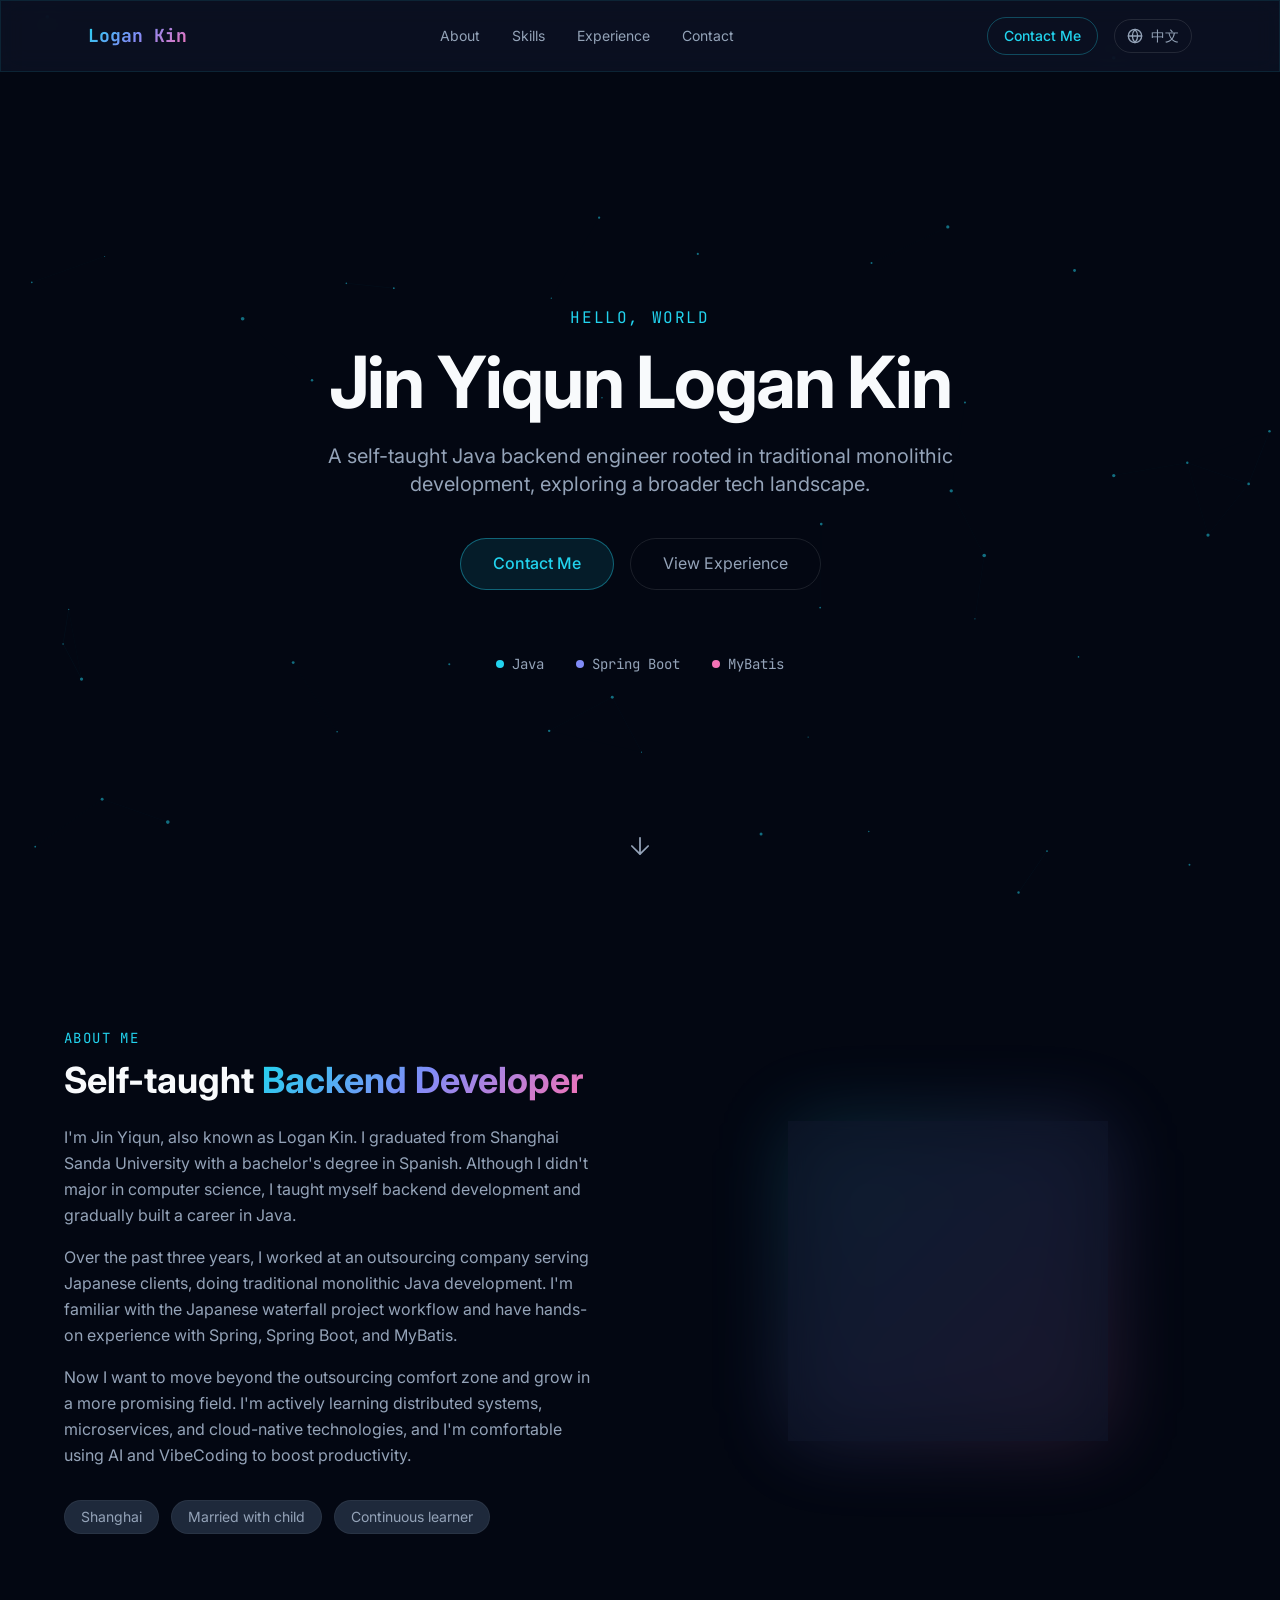
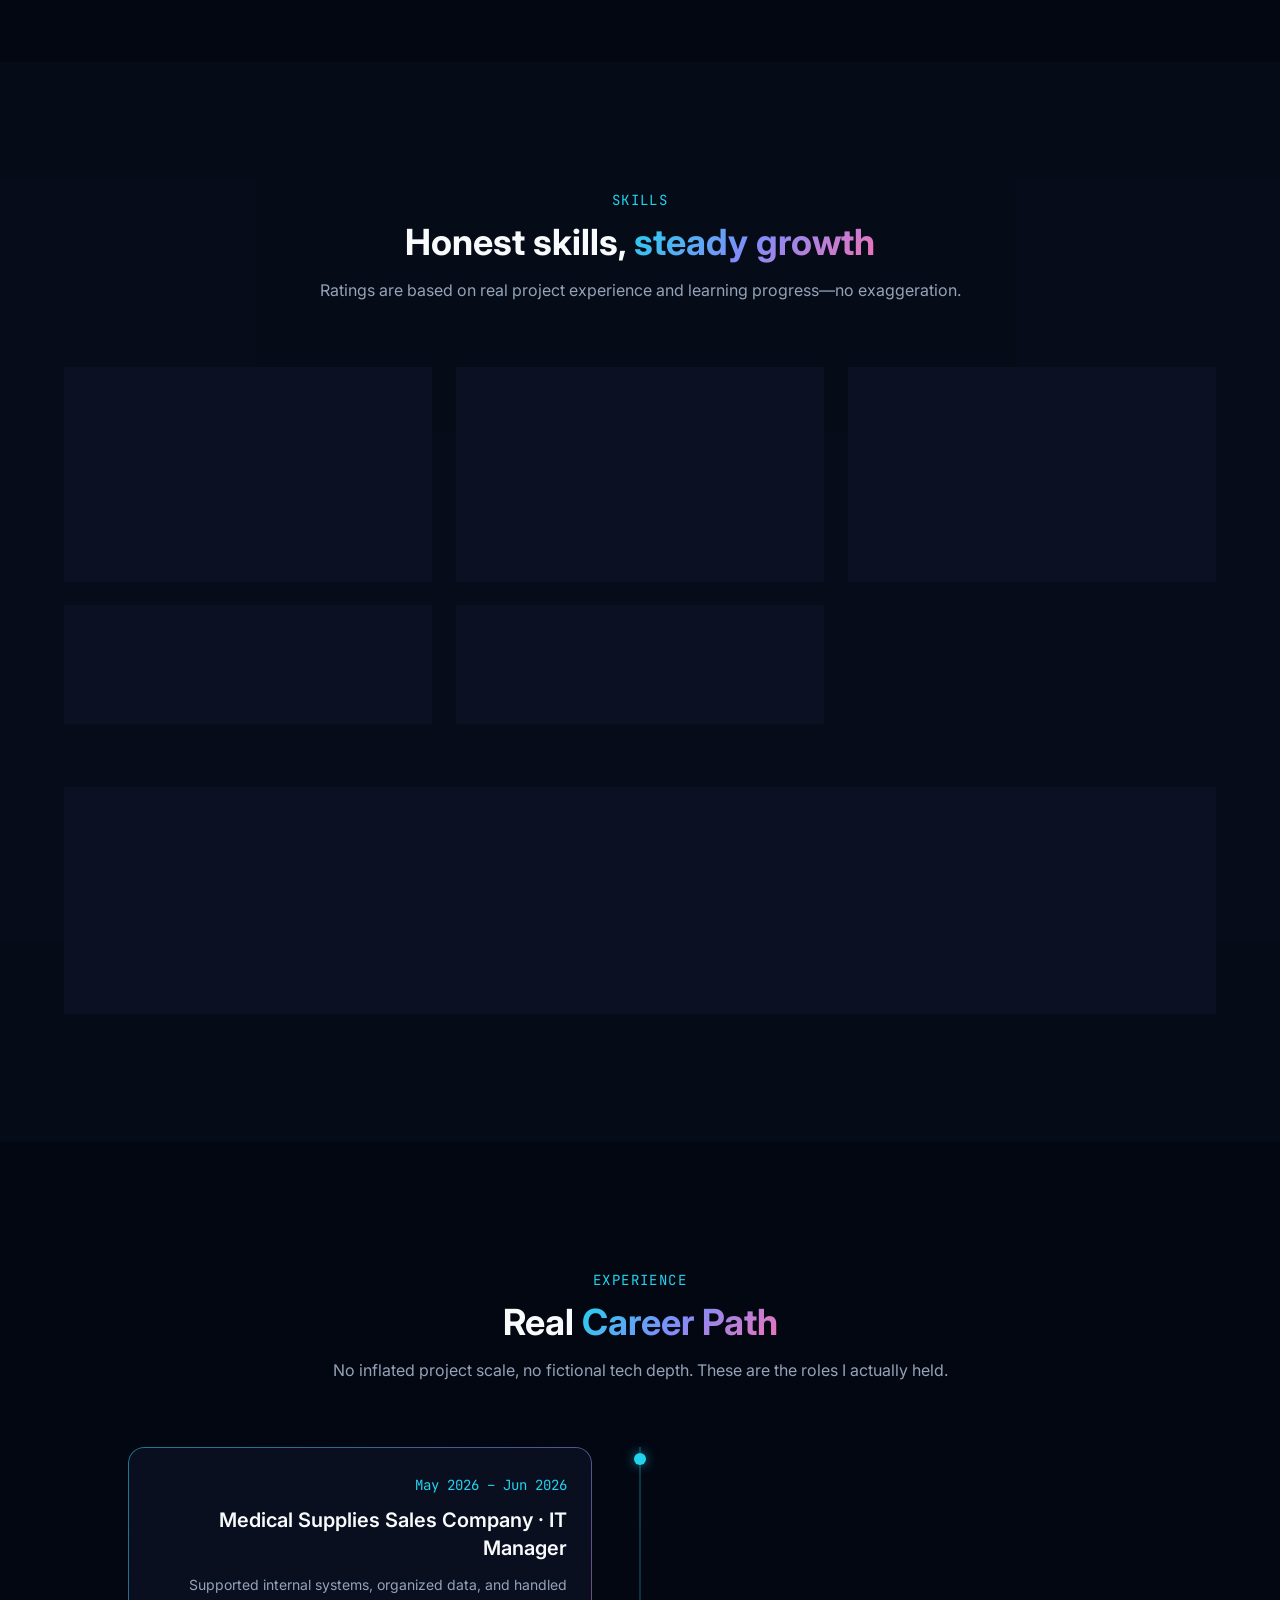
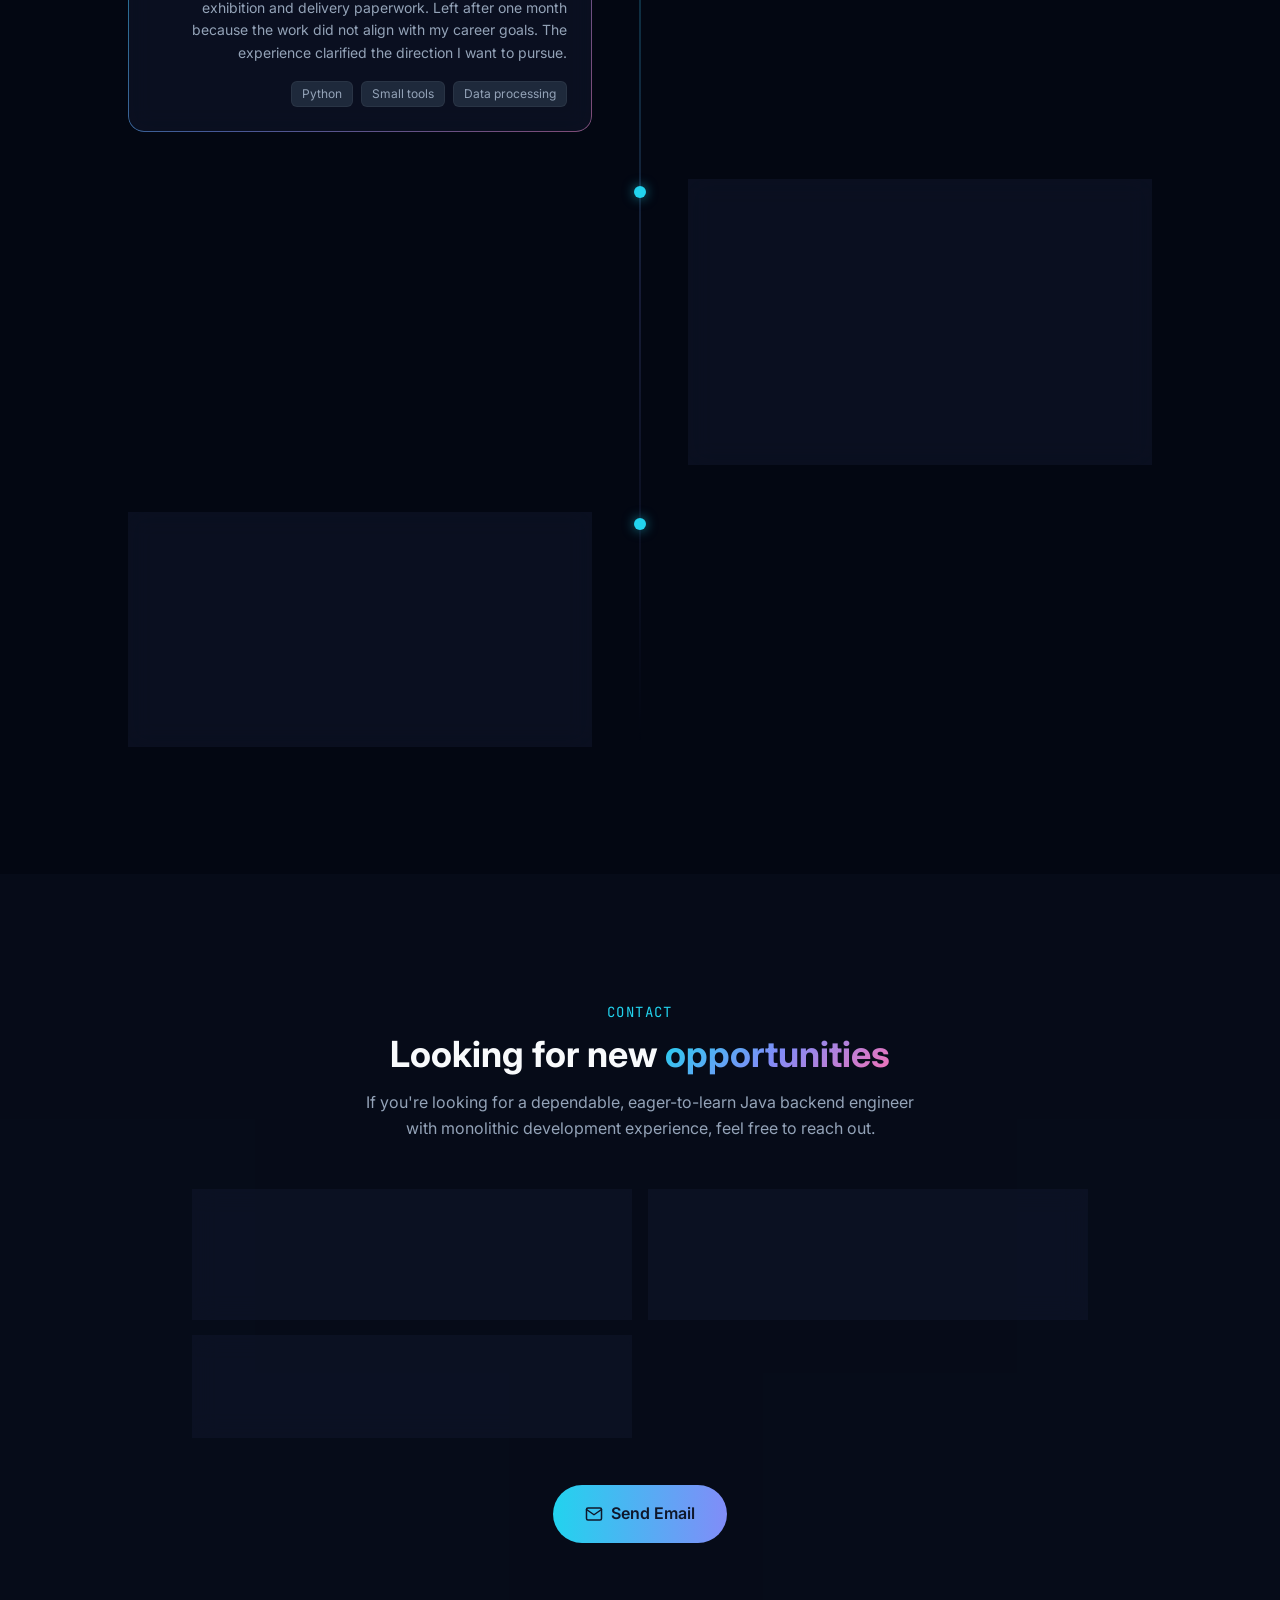
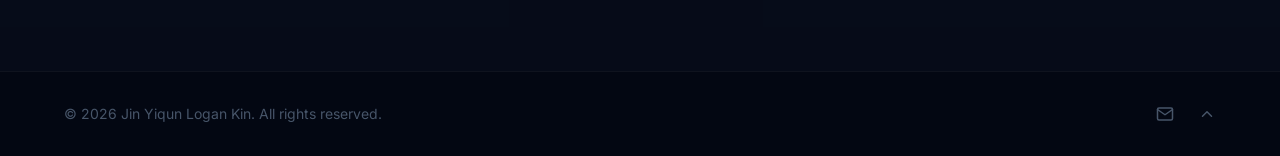
<file: index.html>
<!DOCTYPE html><html lang="zh-CN"> <head><meta charset="UTF-8"><meta name="viewport" content="width=device-width, initial-scale=1.0"><meta name="theme-color" content="#030712"><title>金艺群 Logan Kin | Java 后端开发工程师</title><meta name="description" content="金艺群（Logan Kin）的个人官网。非科班自学 Java 后端开发，熟悉 Spring Boot、MyBatis、Redis 与传统单体架构，持续学习中。"><link rel="canonical" href="https://logankin.dev/"><!-- Alternate languages --><link rel="alternate" hreflang="zh-CN" href="https://logankin.dev/"><link rel="alternate" hreflang="en-US" href="https://logankin.dev/en/"><link rel="alternate" hreflang="x-default" href="https://logankin.dev/"><!-- Open Graph --><meta property="og:type" content="website"><meta property="og:site_name" content="Logan Kin Portfolio"><meta property="og:title" content="金艺群 Logan Kin | Java 后端开发工程师"><meta property="og:description" content="金艺群（Logan Kin）的个人官网。非科班自学 Java 后端开发，熟悉 Spring Boot、MyBatis、Redis 与传统单体架构，持续学习中。"><meta property="og:url" content="https://logankin.dev/"><meta property="og:image" content="https://logankin.dev/og-image.png"><meta property="og:locale" content="zh_CN"><!-- Twitter Card --><meta name="twitter:card" content="summary_large_image"><meta name="twitter:title" content="金艺群 Logan Kin | Java 后端开发工程师"><meta name="twitter:description" content="金艺群（Logan Kin）的个人官网。非科班自学 Java 后端开发，熟悉 Spring Boot、MyBatis、Redis 与传统单体架构，持续学习中。"><meta name="twitter:image" content="https://logankin.dev/og-image.png"><!-- Favicons --><link rel="icon" type="image/svg+xml" href="./favicon.svg"><link rel="apple-touch-icon" href="./apple-touch-icon.png"><!-- JSON-LD --><script type="application/ld+json">{"@context":"https://schema.org","@type":"Person","name":"金艺群","alternateName":"Logan Kin","jobTitle":"Java 后端开发工程师","url":"https://logankin.dev","email":"jinyiqun1999@outlook.com","telephone":"+86-150-0211-4696","address":{"@type":"PostalAddress","addressLocality":"上海","addressCountry":"CN"},"knowsAbout":["Java","Spring Boot","MyBatis","Redis","SQL","Backend Development"]}</script><!-- Preconnect --><link rel="preconnect" href="https://fonts.googleapis.com"><link rel="preconnect" href="https://fonts.gstatic.com" crossorigin><link rel="stylesheet" href="./index.CgDMUUZ0.css"><script type="module">document.querySelectorAll(".copy-btn").forEach(e=>{e.addEventListener("click",async()=>{const n=e.getAttribute("data-copy"),o=e.getAttribute("data-copied")||"Copied";if(n)try{await navigator.clipboard.writeText(n);const r=e.innerHTML;e.innerHTML=`<svg xmlns="http://www.w3.org/2000/svg" width="14" height="14" viewBox="0 0 24 24" fill="none" stroke="currentColor" stroke-width="2" stroke-linecap="round" stroke-linejoin="round"><polyline points="20 6 9 17 4 12"></polyline></svg><span>${o}</span>`,setTimeout(()=>{e.innerHTML=r},2e3)}catch{}})});const i=document.getElementById("mobile-menu-toggle"),t=document.getElementById("mobile-menu");i&&t&&(i.addEventListener("click",()=>{const e=!t.classList.contains("hidden");t.classList.toggle("hidden"),i.setAttribute("aria-expanded",String(!e))}),t.querySelectorAll("a").forEach(e=>{e.addEventListener("click",()=>{t.classList.add("hidden"),i.setAttribute("aria-expanded","false")})}));
</script></head> <body> <canvas id="particles-canvas" aria-hidden="true"></canvas> <header class="fixed top-0 left-0 right-0 z-50 glass"> <nav class="max-w-6xl mx-auto px-6 py-4 flex items-center justify-between" aria-label="主导航"> <a href="#" class="text-lg font-bold font-mono text-gradient" aria-label="回到首页">Logan Kin</a> <ul class="hidden md:flex items-center gap-8"> <li> <a href="#about" class="text-sm text-muted hover:text-primary transition-colors duration-300 relative group"> 关于 <span class="absolute -bottom-1 left-0 w-0 h-px bg-primary transition-all duration-300 group-hover:w-full"></span> </a> </li><li> <a href="#skills" class="text-sm text-muted hover:text-primary transition-colors duration-300 relative group"> 技能 <span class="absolute -bottom-1 left-0 w-0 h-px bg-primary transition-all duration-300 group-hover:w-full"></span> </a> </li><li> <a href="#experience" class="text-sm text-muted hover:text-primary transition-colors duration-300 relative group"> 经历 <span class="absolute -bottom-1 left-0 w-0 h-px bg-primary transition-all duration-300 group-hover:w-full"></span> </a> </li><li> <a href="#contact" class="text-sm text-muted hover:text-primary transition-colors duration-300 relative group"> 联系 <span class="absolute -bottom-1 left-0 w-0 h-px bg-primary transition-all duration-300 group-hover:w-full"></span> </a> </li> </ul> <div class="hidden md:flex items-center gap-4"> <a href="#contact" class="px-4 py-2 text-sm font-medium rounded-full border border-primary/30 text-primary hover:bg-primary/10 transition-all duration-300"> 联系我 </a> <a href="./en/" class="flex items-center gap-2 px-3 py-1.5 text-sm rounded-full border border-white/10 text-muted hover:text-primary hover:border-primary/40 transition-all duration-300" aria-label="Switch to English"> <svg xmlns="http://www.w3.org/2000/svg" width="16" height="16" viewBox="0 0 24 24" fill="none" stroke="currentColor" stroke-width="2" stroke-linecap="round" stroke-linejoin="round"><circle cx="12" cy="12" r="10"></circle><line x1="2" y1="12" x2="22" y2="12"></line><path d="M12 2a15.3 15.3 0 0 1 4 10 15.3 15.3 0 0 1-4 10 15.3 15.3 0 0 1-4-10 15.3 15.3 0 0 1 4-10z"></path></svg> <span>English</span> </a> </div> <button id="mobile-menu-toggle" class="md:hidden p-2 text-muted hover:text-primary" aria-expanded="false" aria-controls="mobile-menu" aria-label="打开菜单"> <svg xmlns="http://www.w3.org/2000/svg" width="24" height="24" viewBox="0 0 24 24" fill="none" stroke="currentColor" stroke-width="2" stroke-linecap="round" stroke-linejoin="round"><line x1="3" y1="12" x2="21" y2="12"></line><line x1="3" y1="6" x2="21" y2="6"></line><line x1="3" y1="18" x2="21" y2="18"></line></svg> </button> </nav> <div id="mobile-menu" class="md:hidden hidden border-t border-white/5"> <ul class="px-6 py-4 space-y-3"> <li> <a href="#about" class="block text-muted hover:text-primary transition-colors py-2">关于</a> </li><li> <a href="#skills" class="block text-muted hover:text-primary transition-colors py-2">技能</a> </li><li> <a href="#experience" class="block text-muted hover:text-primary transition-colors py-2">经历</a> </li><li> <a href="#contact" class="block text-muted hover:text-primary transition-colors py-2">联系</a> </li> <li> <a href="#contact" class="block text-primary py-2">联系我</a> </li> <li> <a href="./en/" class="flex items-center gap-2 px-3 py-1.5 text-sm rounded-full border border-white/10 text-muted hover:text-primary hover:border-primary/40 transition-all duration-300" aria-label="Switch to English"> <svg xmlns="http://www.w3.org/2000/svg" width="16" height="16" viewBox="0 0 24 24" fill="none" stroke="currentColor" stroke-width="2" stroke-linecap="round" stroke-linejoin="round"><circle cx="12" cy="12" r="10"></circle><line x1="2" y1="12" x2="22" y2="12"></line><path d="M12 2a15.3 15.3 0 0 1 4 10 15.3 15.3 0 0 1-4 10 15.3 15.3 0 0 1-4-10 15.3 15.3 0 0 1 4-10z"></path></svg> <span>English</span> </a> </li> </ul> </div> </header>  <main>  <section id="hero" class="relative min-h-screen flex items-center justify-center px-6 pt-20 overflow-hidden" aria-label="首页介绍"> <div class="max-w-5xl mx-auto text-center z-10"> <p class="reveal font-mono text-primary text-sm md:text-base tracking-widest mb-4 uppercase"> Hello, World </p> <h1 class="hero-title text-4xl md:text-6xl lg:text-7xl font-bold tracking-tight mb-6"> <span class="text-gradient">金艺群</span> <span class="block mt-2 text-white/90">Logan Kin</span> </h1> <p class="reveal text-lg md:text-xl text-muted max-w-2xl mx-auto mb-10 leading-relaxed"> 非科班出身的 Java 后端开发工程师，扎根传统单体开发，正在探索更广阔的技术世界。 </p> <div class="reveal flex flex-col sm:flex-row items-center justify-center gap-4"> <a href="#contact" class="group relative px-8 py-3 rounded-full bg-primary/10 border border-primary/40 text-primary font-medium hover:bg-primary/20 transition-all duration-300 overflow-hidden"> <span class="relative z-10">联系我</span> <span class="absolute inset-0 bg-gradient-to-r from-primary/20 via-secondary/20 to-accent/20 opacity-0 group-hover:opacity-100 transition-opacity duration-500"></span> </a> <a href="#experience" class="px-8 py-3 rounded-full border border-white/10 text-muted hover:text-white hover:border-white/30 transition-all duration-300"> 查看经历 </a> </div> <div class="reveal mt-16 flex items-center justify-center gap-8 text-muted font-mono text-sm"> <div class="flex items-center gap-2"> <span class="w-2 h-2 rounded-full animate-pulse bg-primary"></span> <span>Java</span> </div><div class="flex items-center gap-2"> <span class="w-2 h-2 rounded-full animate-pulse bg-secondary"></span> <span>Spring Boot</span> </div><div class="flex items-center gap-2"> <span class="w-2 h-2 rounded-full animate-pulse bg-accent"></span> <span>MyBatis</span> </div> </div> </div> <div class="absolute bottom-10 left-1/2 -translate-x-1/2 animate-float"> <a href="#about" class="text-muted hover:text-primary transition-colors" aria-label="向下滚动"> <svg xmlns="http://www.w3.org/2000/svg" width="28" height="28" viewBox="0 0 24 24" fill="none" stroke="currentColor" stroke-width="1.5" stroke-linecap="round" stroke-linejoin="round"> <path d="M12 5v14M19 12l-7 7-7-7"></path> </svg> </a> </div> </section> <section id="about" class="py-24 md:py-32 px-6"> <div class="max-w-6xl mx-auto"> <div class="grid md:grid-cols-2 gap-12 lg:gap-20 items-center"> <div class="reveal order-2 md:order-1"> <p class="font-mono text-primary text-sm tracking-widest mb-3 uppercase">关于我</p> <h2 class="text-3xl md:text-4xl font-bold mb-6"> 自学成长的<span class="text-gradient">后端开发者</span> </h2> <div class="space-y-4 text-muted leading-relaxed"> <p>我是金艺群，英文名 Logan Kin，上海杉达学院西班牙语本科毕业。虽然不是计算机科班出身，但通过后端的自学与实践，逐步走上了 Java 开发的道路。</p><p>过去三年，我在对日外包公司从事传统单体 Java 开发，熟悉日本瀑布流项目流程，积累了 Spring、Spring Boot、MyBatis 等主流技术栈的实战经验。</p><p>目前我希望跳出对日外包的舒适区，转向更有发展空间的领域。对分布式、微服务、云原生等方向保持学习热情，也乐于借助 AI 与 VibeCoding 提升开发效率。</p> </div> <div class="mt-8 flex flex-wrap gap-3"> <span class="px-4 py-1.5 rounded-full text-sm bg-surface-light border border-white/5 text-muted">上海</span><span class="px-4 py-1.5 rounded-full text-sm bg-surface-light border border-white/5 text-muted">已婚已育</span><span class="px-4 py-1.5 rounded-full text-sm bg-surface-light border border-white/5 text-muted">持续学习</span> </div> </div> <div class="reveal order-1 md:order-2 flex justify-center"> <div class="relative w-64 h-64 md:w-80 md:h-80"> <div class="absolute inset-0 rounded-2xl bg-gradient-to-br from-primary/30 via-secondary/30 to-accent/30 blur-2xl opacity-60"></div> <div class="relative w-full h-full rounded-2xl overflow-hidden glass glow-border"> <img src="./avatar.jpg" alt="金艺群证件照" width="320" height="320" class="w-full h-full object-cover object-top" loading="eager"> </div> </div> </div> </div> </div> </section> <section id="skills" class="py-24 md:py-32 px-6 bg-surface/30"> <div class="max-w-6xl mx-auto"> <div class="text-center max-w-2xl mx-auto mb-16 reveal"> <p class="font-mono text-primary text-sm tracking-widest mb-3 uppercase">技能栈</p> <h2 class="text-3xl md:text-4xl font-bold mb-4"> 真实能力，<span class="text-gradient">持续精进</span> </h2> <p class="text-muted"> 以下评估基于实际项目经验与学习程度，不夸大、不虚构。 </p> </div> <div class="grid md:grid-cols-2 lg:grid-cols-3 gap-6"> <div class="reveal glass rounded-2xl p-6 glow-border"> <h3 class="text-primary font-mono text-sm tracking-wider mb-4 uppercase">后端核心</h3> <div class="space-y-4"> <div> <div class="flex justify-between text-sm mb-1.5"> <span class="text-slate-200">Java / Spring Boot</span> <span class="font-mono text-muted">85%</span> </div> <div class="h-1.5 w-full bg-surface-light rounded-full overflow-hidden"> <div class="skill-progress h-full rounded-full bg-gradient-to-r from-primary to-secondary" data-width="85%"></div> </div> </div><div> <div class="flex justify-between text-sm mb-1.5"> <span class="text-slate-200">Spring / Spring MVC</span> <span class="font-mono text-muted">80%</span> </div> <div class="h-1.5 w-full bg-surface-light rounded-full overflow-hidden"> <div class="skill-progress h-full rounded-full bg-gradient-to-r from-primary to-secondary" data-width="80%"></div> </div> </div><div> <div class="flex justify-between text-sm mb-1.5"> <span class="text-slate-200">MyBatis</span> <span class="font-mono text-muted">78%</span> </div> <div class="h-1.5 w-full bg-surface-light rounded-full overflow-hidden"> <div class="skill-progress h-full rounded-full bg-gradient-to-r from-primary to-secondary" data-width="78%"></div> </div> </div> </div> </div><div class="reveal glass rounded-2xl p-6 glow-border"> <h3 class="text-primary font-mono text-sm tracking-wider mb-4 uppercase">数据</h3> <div class="space-y-4"> <div> <div class="flex justify-between text-sm mb-1.5"> <span class="text-slate-200">SQL Server / Oracle / MySQL</span> <span class="font-mono text-muted">70%</span> </div> <div class="h-1.5 w-full bg-surface-light rounded-full overflow-hidden"> <div class="skill-progress h-full rounded-full bg-gradient-to-r from-primary to-secondary" data-width="70%"></div> </div> </div><div> <div class="flex justify-between text-sm mb-1.5"> <span class="text-slate-200">Redis 基础使用</span> <span class="font-mono text-muted">55%</span> </div> <div class="h-1.5 w-full bg-surface-light rounded-full overflow-hidden"> <div class="skill-progress h-full rounded-full bg-gradient-to-r from-primary to-secondary" data-width="55%"></div> </div> </div> </div> </div><div class="reveal glass rounded-2xl p-6 glow-border"> <h3 class="text-primary font-mono text-sm tracking-wider mb-4 uppercase">前端</h3> <div class="space-y-4"> <div> <div class="flex justify-between text-sm mb-1.5"> <span class="text-slate-200">HTML / CSS / JavaScript</span> <span class="font-mono text-muted">65%</span> </div> <div class="h-1.5 w-full bg-surface-light rounded-full overflow-hidden"> <div class="skill-progress h-full rounded-full bg-gradient-to-r from-primary to-secondary" data-width="65%"></div> </div> </div><div> <div class="flex justify-between text-sm mb-1.5"> <span class="text-slate-200">React / Vue（基础）</span> <span class="font-mono text-muted">40%</span> </div> <div class="h-1.5 w-full bg-surface-light rounded-full overflow-hidden"> <div class="skill-progress h-full rounded-full bg-gradient-to-r from-primary to-secondary" data-width="40%"></div> </div> </div> </div> </div><div class="reveal glass rounded-2xl p-6 glow-border"> <h3 class="text-primary font-mono text-sm tracking-wider mb-4 uppercase">工具</h3> <div class="space-y-4"> <div> <div class="flex justify-between text-sm mb-1.5"> <span class="text-slate-200">Python 爬虫</span> <span class="font-mono text-muted">45%</span> </div> <div class="h-1.5 w-full bg-surface-light rounded-full overflow-hidden"> <div class="skill-progress h-full rounded-full bg-gradient-to-r from-primary to-secondary" data-width="45%"></div> </div> </div> </div> </div><div class="reveal glass rounded-2xl p-6 glow-border"> <h3 class="text-primary font-mono text-sm tracking-wider mb-4 uppercase">拓展</h3> <div class="space-y-4"> <div> <div class="flex justify-between text-sm mb-1.5"> <span class="text-slate-200">RabbitMQ / Spring Cloud（概念）</span> <span class="font-mono text-muted">30%</span> </div> <div class="h-1.5 w-full bg-surface-light rounded-full overflow-hidden"> <div class="skill-progress h-full rounded-full bg-gradient-to-r from-primary to-secondary" data-width="30%"></div> </div> </div> </div> </div> </div> <div class="mt-16 reveal glass rounded-2xl p-8 glow-border"> <h3 class="text-lg font-semibold mb-4">语言能力</h3> <div class="grid sm:grid-cols-3 gap-4 text-sm text-muted"> <div class="p-4 rounded-xl bg-surface/50"> <strong class="block text-white mb-1">日语</strong> 曾达到 JLPT N2 / JTEST 准 A，目前口语与听力有所下降，仍在保持接触。 </div><div class="p-4 rounded-xl bg-surface/50"> <strong class="block text-white mb-1">英语</strong> 书面阅读与技术文档基本无障碍，口语表达仍在加强。 </div><div class="p-4 rounded-xl bg-surface/50"> <strong class="block text-white mb-1">西班牙语</strong> 本科专业背景，长期未使用，已遗忘大部分内容。 </div> </div> </div> </div> </section> <section id="experience" class="py-24 md:py-32 px-6"> <div class="max-w-5xl mx-auto"> <div class="text-center max-w-2xl mx-auto mb-16 reveal"> <p class="font-mono text-primary text-sm tracking-widest mb-3 uppercase">工作经历</p> <h2 class="text-3xl md:text-4xl font-bold mb-4"> 真实的<span class="text-gradient">成长轨迹</span> </h2> <p class="text-muted"> 不夸大项目规模，不虚构技术深度。以下为我实际参与过的工作经历。 </p> </div> <div class="relative"> <div class="absolute left-4 md:left-1/2 top-0 bottom-0 w-px bg-gradient-to-b from-primary/50 via-secondary/30 to-transparent md:-translate-x-1/2"></div> <div class="relative mb-12 last:mb-0 reveal"> <div class="absolute left-4 md:left-1/2 w-3 h-3 rounded-full bg-primary shadow-[0_0_12px_rgba(34,211,238,0.6)] md:-translate-x-1/2 translate-y-1.5"></div> <div class="ml-12 md:ml-0 md:w-1/2 md:pr-12 md:text-right"> <div class="glass rounded-2xl p-6 glow-border hover:border-primary/30 transition-colors duration-300"> <span class="font-mono text-primary text-sm">2026.05 – 2026.06</span> <h3 class="text-xl font-semibold mt-2 mb-3">医疗耗材销售公司 · IT 经理</h3> <p class="text-muted text-sm leading-relaxed mb-4">负责公司内部系统支持、数据整理、展会与送货单等事务性工作。因工作内容与职业规划不符，一个月后离职。这段经历让我更清楚自己希望深耕的方向。</p> <div class="flex flex-wrap gap-2 md:justify-end"> <span class="px-2.5 py-1 rounded-md text-xs bg-surface-light text-muted border border-white/5"> Python </span><span class="px-2.5 py-1 rounded-md text-xs bg-surface-light text-muted border border-white/5"> 小工具开发 </span><span class="px-2.5 py-1 rounded-md text-xs bg-surface-light text-muted border border-white/5"> 数据整理 </span> </div> </div> </div> </div><div class="relative mb-12 last:mb-0 reveal"> <div class="absolute left-4 md:left-1/2 w-3 h-3 rounded-full bg-primary shadow-[0_0_12px_rgba(34,211,238,0.6)] md:-translate-x-1/2 translate-y-1.5"></div> <div class="ml-12 md:ml-0 md:w-1/2 md:pl-12 md:ml-auto"> <div class="glass rounded-2xl p-6 glow-border hover:border-primary/30 transition-colors duration-300"> <span class="font-mono text-primary text-sm">2023.04 – 2026.02</span> <h3 class="text-xl font-semibold mt-2 mb-3">对日外包公司 · Java 后端开发</h3> <p class="text-muted text-sm leading-relaxed mb-4">主要工作为根据日方提供的详细设计书完成单体 Java 项目的 CRUD 开发与测试。熟悉了 Spring、Spring Boot、MyBatis 以及日本瀑布流项目管理流程，积累了丰富的传统单体开发经验。</p> <div class="flex flex-wrap gap-2 "> <span class="px-2.5 py-1 rounded-md text-xs bg-surface-light text-muted border border-white/5"> Java </span><span class="px-2.5 py-1 rounded-md text-xs bg-surface-light text-muted border border-white/5"> Spring Boot </span><span class="px-2.5 py-1 rounded-md text-xs bg-surface-light text-muted border border-white/5"> MyBatis </span><span class="px-2.5 py-1 rounded-md text-xs bg-surface-light text-muted border border-white/5"> SQL Server </span><span class="px-2.5 py-1 rounded-md text-xs bg-surface-light text-muted border border-white/5"> Oracle </span> </div> </div> </div> </div><div class="relative mb-12 last:mb-0 reveal"> <div class="absolute left-4 md:left-1/2 w-3 h-3 rounded-full bg-primary shadow-[0_0_12px_rgba(34,211,238,0.6)] md:-translate-x-1/2 translate-y-1.5"></div> <div class="ml-12 md:ml-0 md:w-1/2 md:pr-12 md:text-right"> <div class="glass rounded-2xl p-6 glow-border hover:border-primary/30 transition-colors duration-300"> <span class="font-mono text-primary text-sm">2022.09 – 2022.12</span> <h3 class="text-xl font-semibold mt-2 mb-3">美国留学生创业公司 · 后端开发实习</h3> <p class="text-muted text-sm leading-relaxed mb-4">大三期间的初次后端实习，参与简单的 CRUD 功能开发与维护。虽然工作内容较基础，但这是我正式踏入后端开发领域的起点。</p> <div class="flex flex-wrap gap-2 md:justify-end"> <span class="px-2.5 py-1 rounded-md text-xs bg-surface-light text-muted border border-white/5"> Java </span><span class="px-2.5 py-1 rounded-md text-xs bg-surface-light text-muted border border-white/5"> CRUD </span><span class="px-2.5 py-1 rounded-md text-xs bg-surface-light text-muted border border-white/5"> 入门实践 </span> </div> </div> </div> </div> </div> </div> </section> <section id="contact" class="py-24 md:py-32 px-6 bg-surface/30"> <div class="max-w-4xl mx-auto text-center"> <div class="reveal mb-12"> <p class="font-mono text-primary text-sm tracking-widest mb-3 uppercase">联系我</p> <h2 class="text-3xl md:text-4xl font-bold mb-4"> 期待新的<span class="text-gradient">机会</span> </h2> <p class="text-muted max-w-xl mx-auto"> 如果你正在寻找一名踏实、肯学、具备单体 Java 开发经验的工程师，欢迎通过以下方式与我联系。 </p> </div> <div class="grid sm:grid-cols-2 gap-4 mb-12"> <div class="reveal glass rounded-2xl p-6 text-left glow-border group hover:border-primary/30 transition-colors duration-300"> <p class="text-xs font-mono text-muted uppercase tracking-wider mb-2">邮箱</p> <a href="mailto:jinyiqun1999@outlook.com" class="text-lg text-white hover:text-primary transition-colors break-all"> jinyiqun1999@outlook.com </a> <button type="button" class="copy-btn mt-3 text-xs text-primary hover:text-white transition-colors flex items-center gap-1" data-copy="jinyiqun1999@outlook.com" data-copied="已复制"> <svg xmlns="http://www.w3.org/2000/svg" width="14" height="14" viewBox="0 0 24 24" fill="none" stroke="currentColor" stroke-width="2" stroke-linecap="round" stroke-linejoin="round"><rect x="9" y="9" width="13" height="13" rx="2" ry="2"></rect><path d="M5 15H4a2 2 0 0 1-2-2V4a2 2 0 0 1 2-2h9a2 2 0 0 1 2 2v1"></path></svg> <span>复制邮箱</span> </button> </div><div class="reveal glass rounded-2xl p-6 text-left glow-border group hover:border-primary/30 transition-colors duration-300"> <p class="text-xs font-mono text-muted uppercase tracking-wider mb-2">手机</p> <a href="tel:+8615002114696" class="text-lg text-white hover:text-primary transition-colors break-all"> 150 0211 4696 </a>  </div><div class="reveal glass rounded-2xl p-6 text-left glow-border group hover:border-primary/30 transition-colors duration-300"> <p class="text-xs font-mono text-muted uppercase tracking-wider mb-2">所在城市</p> <p class="text-lg text-white">上海</p>  </div> </div> <div class="reveal"> <a href="mailto:jinyiqun1999@outlook.com" class="inline-flex items-center gap-2 px-8 py-4 rounded-full bg-gradient-to-r from-primary to-secondary text-slate-900 font-semibold hover:opacity-90 transition-opacity"> <svg xmlns="http://www.w3.org/2000/svg" width="18" height="18" viewBox="0 0 24 24" fill="none" stroke="currentColor" stroke-width="2" stroke-linecap="round" stroke-linejoin="round"><path d="M4 4h16c1.1 0 2 .9 2 2v12c0 1.1-.9 2-2 2H4c-1.1 0-2-.9-2-2V6c0-1.1.9-2 2-2z"></path><polyline points="22,6 12,13 2,6"></polyline></svg> 发送邮件 </a> </div> </div> </section>  <footer class="py-8 px-6 border-t border-white/5"> <div class="max-w-6xl mx-auto flex flex-col md:flex-row items-center justify-between gap-4"> <p class="text-sm text-muted-dark">
&copy; 2026 金艺群 Logan Kin. All rights reserved. </p> <div class="flex items-center gap-6"> <a href="mailto:jinyiqun1999@outlook.com" class="text-muted-dark hover:text-primary transition-colors" aria-label="发送邮件"> <svg xmlns="http://www.w3.org/2000/svg" width="18" height="18" viewBox="0 0 24 24" fill="none" stroke="currentColor" stroke-width="2" stroke-linecap="round" stroke-linejoin="round"><path d="M4 4h16c1.1 0 2 .9 2 2v12c0 1.1-.9 2-2 2H4c-1.1 0-2-.9-2-2V6c0-1.1.9-2 2-2z"></path><polyline points="22,6 12,13 2,6"></polyline></svg> </a> <button id="back-to-top" class="text-muted-dark hover:text-primary transition-colors" aria-label="返回顶部"> <svg xmlns="http://www.w3.org/2000/svg" width="18" height="18" viewBox="0 0 24 24" fill="none" stroke="currentColor" stroke-width="2" stroke-linecap="round" stroke-linejoin="round"><path d="M18 15l-6-6-6 6"></path></svg> </button> </div> </div> </footer>  </main> <script src="./scripts/particles.js"></script> <script src="./scripts/animations.js"></script> </body> </html> <script>
  (function () {
    const hasVisited = sessionStorage.getItem('lang-redirect');
    if (hasVisited) return;
    sessionStorage.setItem('lang-redirect', '1'); 

    const lang = navigator.language || navigator.languages?.[0] || 'zh';
    if (lang.toLowerCase().startsWith('en')) {
      window.location.href = '/en/'; 
    }
  })();
</script>
</file>
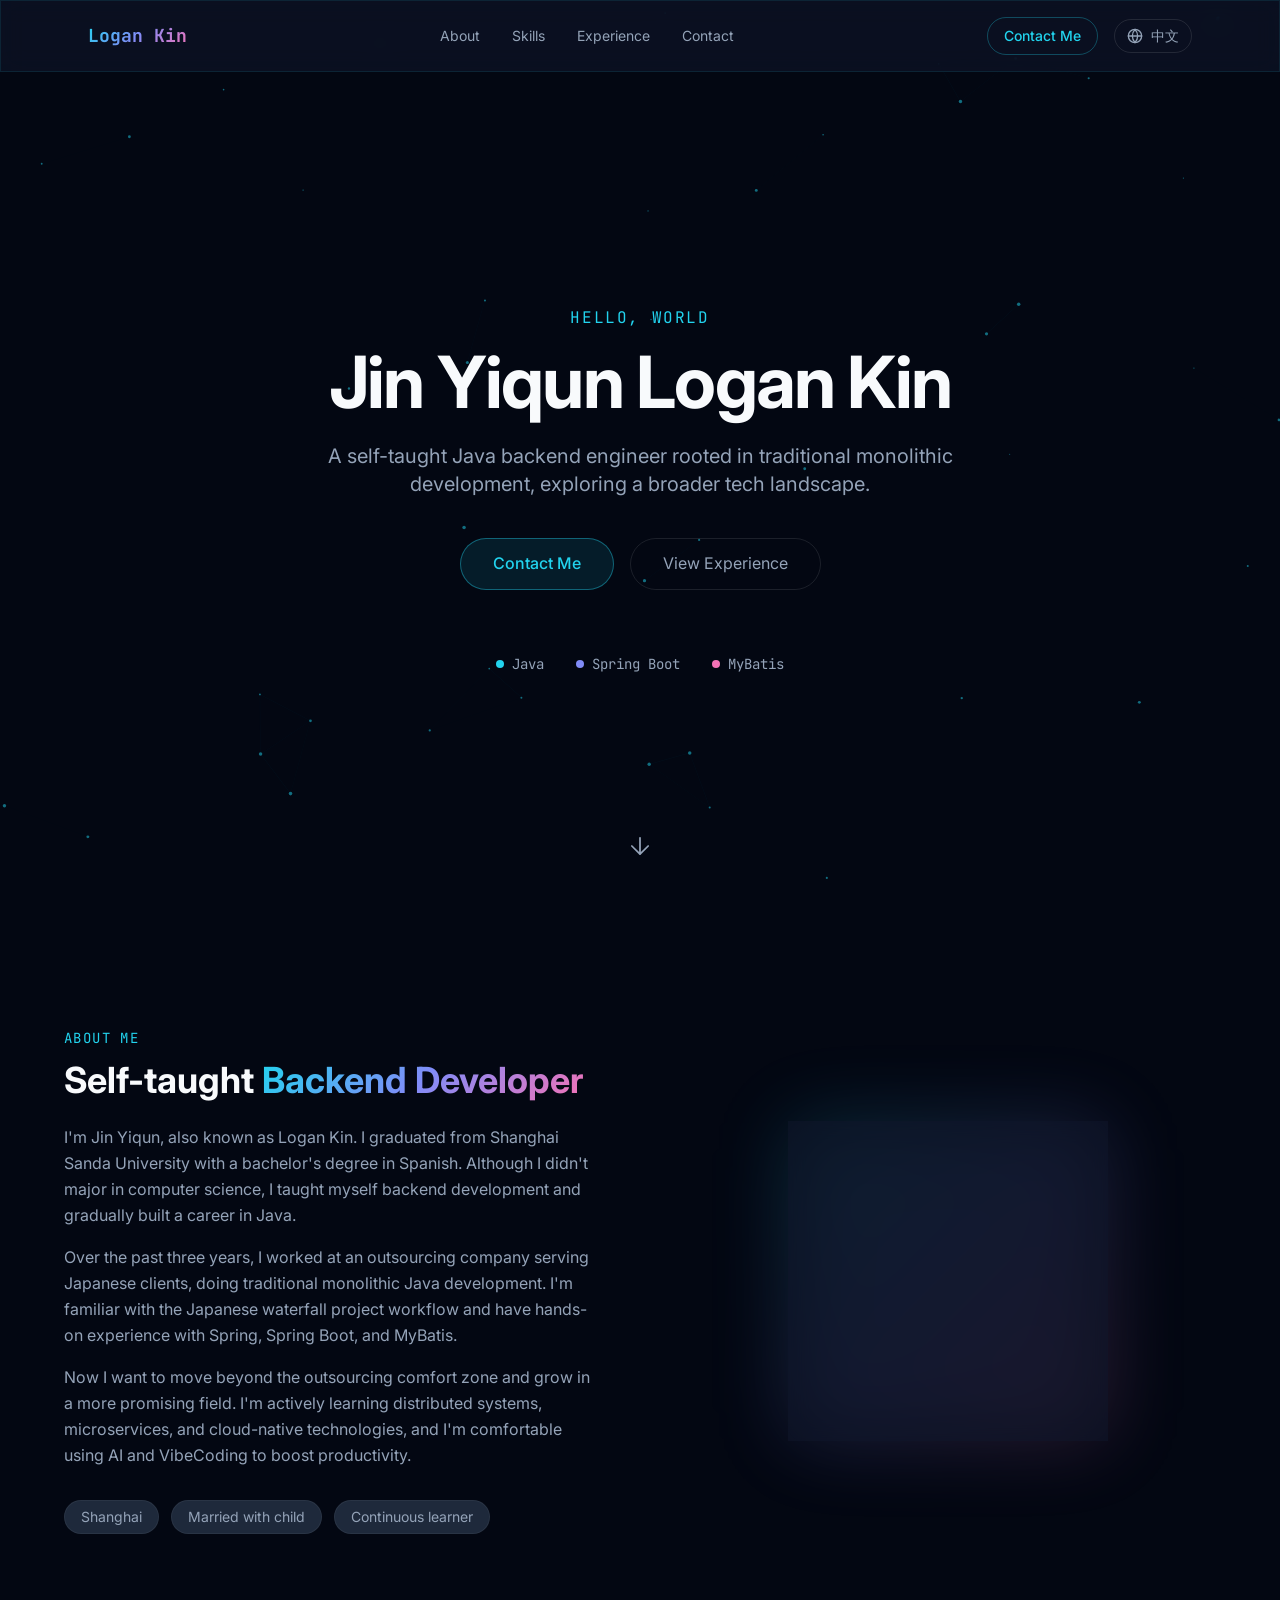
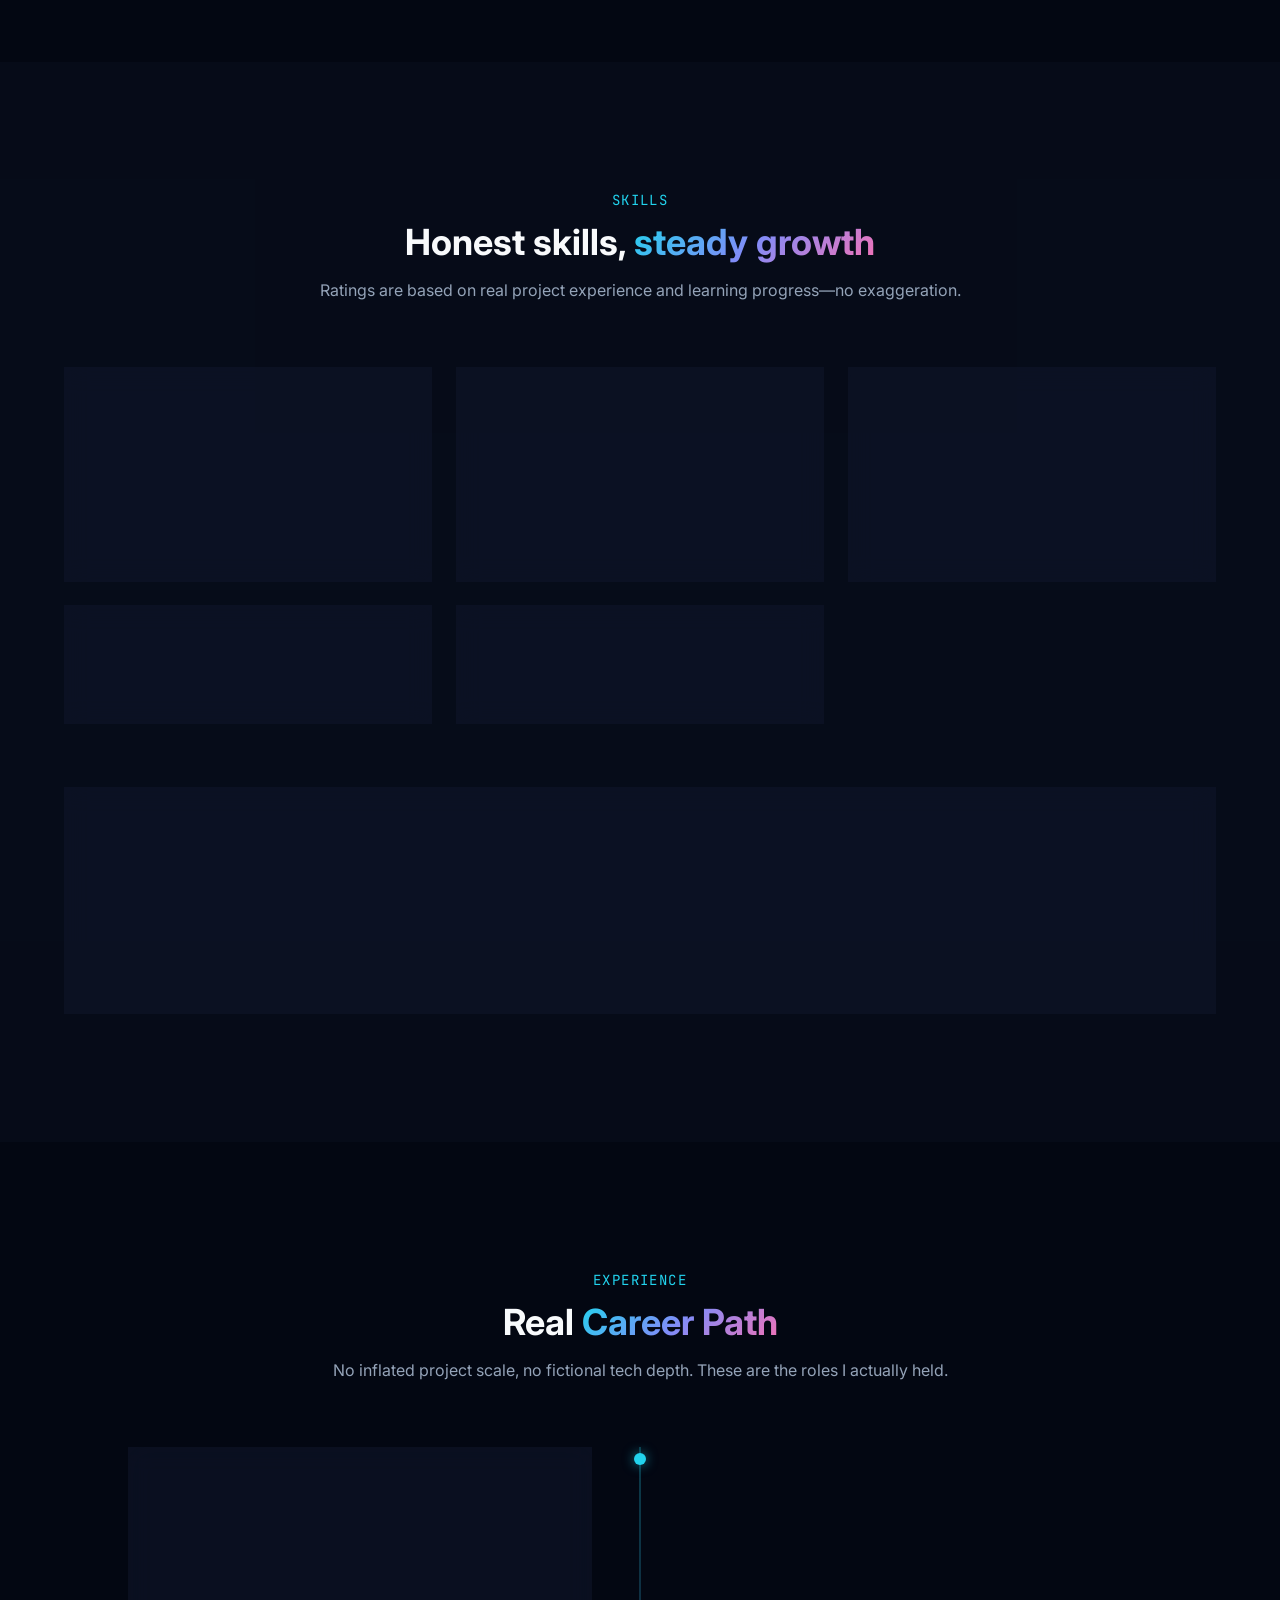
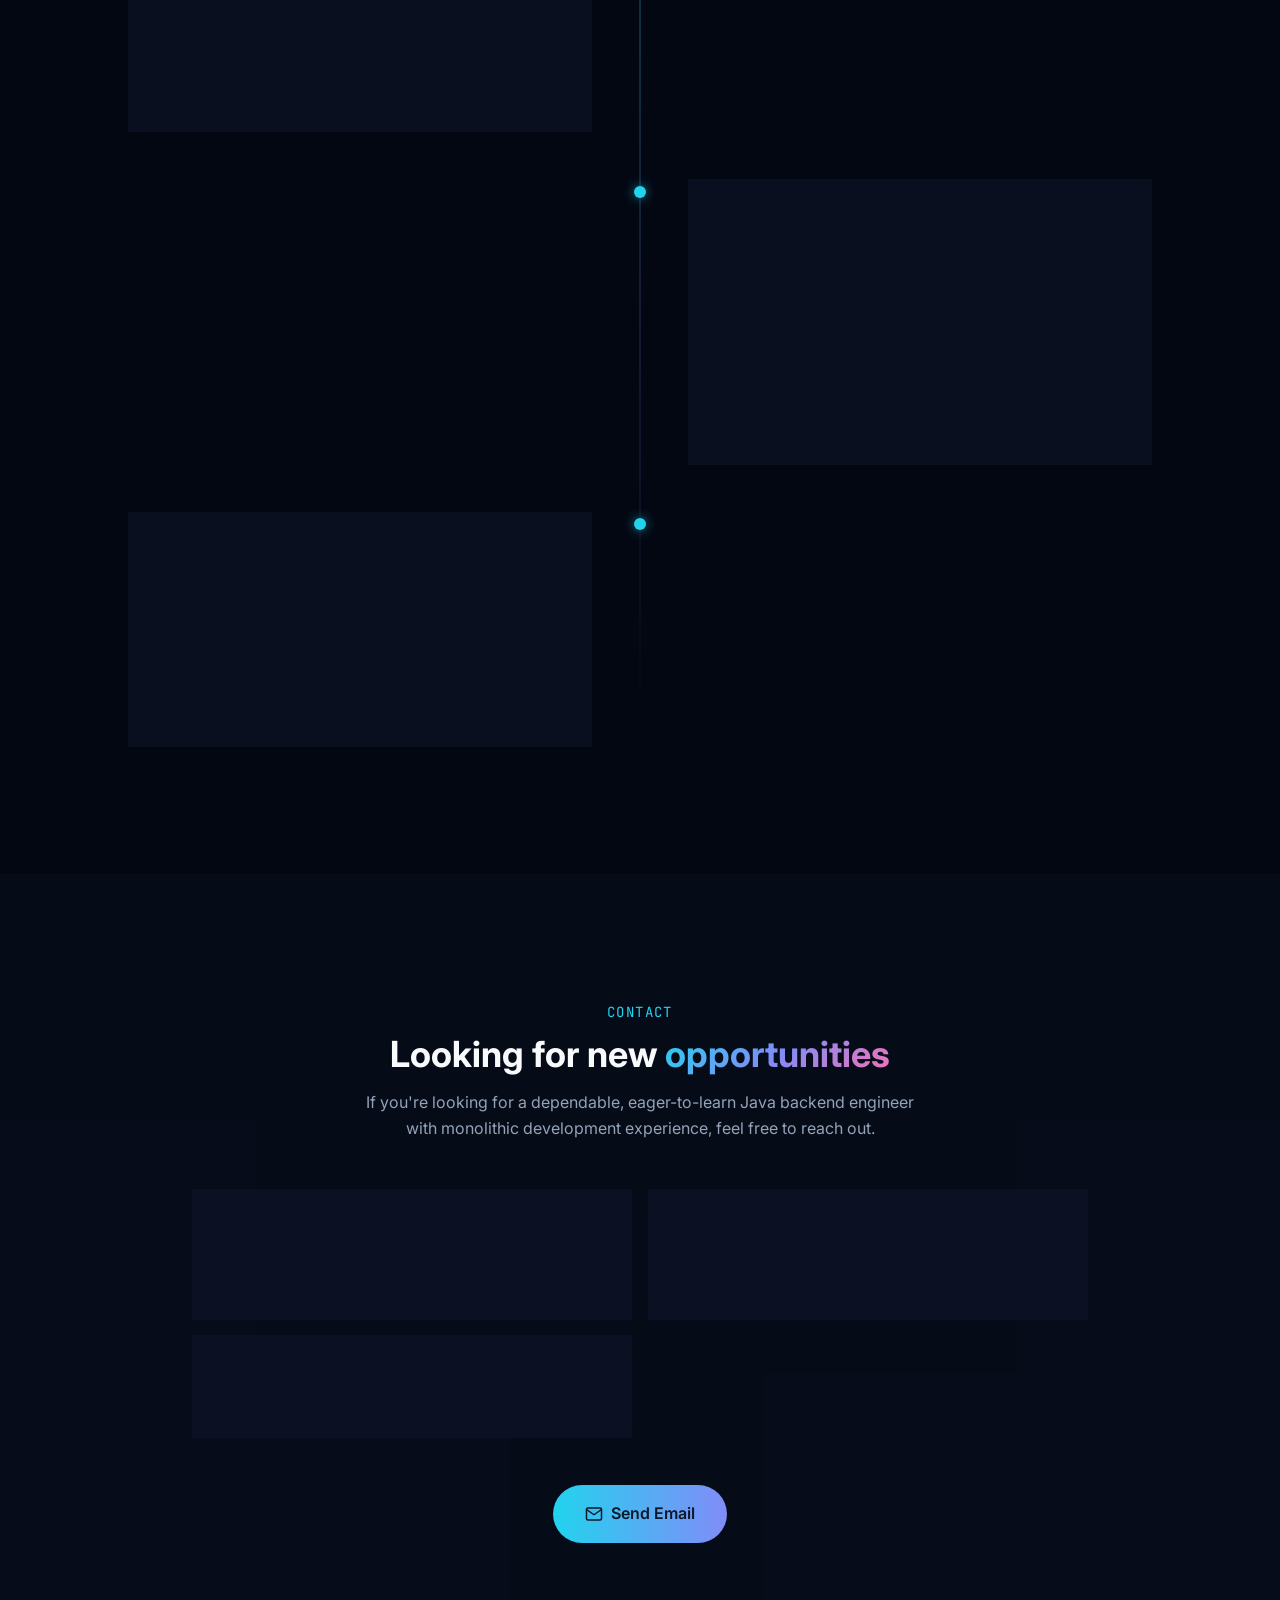
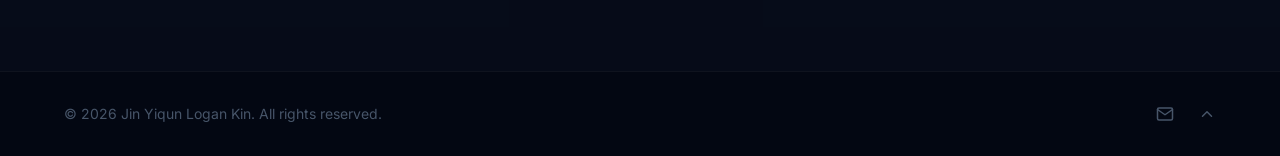
<file: en/index.html>
<!DOCTYPE html><html lang="en"> <head><meta charset="UTF-8"><meta name="viewport" content="width=device-width, initial-scale=1.0"><meta name="theme-color" content="#030712"><title>Logan Kin | Java Backend Engineer</title><meta name="description" content="Logan Kin's portfolio. A self-taught Java backend engineer with hands-on experience in Spring Boot, MyBatis, and traditional monolithic development."><link rel="canonical" href="https://logankin.dev/en/"><!-- Alternate languages --><link rel="alternate" hreflang="zh-CN" href="https://logankin.dev/"><link rel="alternate" hreflang="en-US" href="https://logankin.dev/en/"><link rel="alternate" hreflang="x-default" href="https://logankin.dev/"><!-- Open Graph --><meta property="og:type" content="website"><meta property="og:site_name" content="Logan Kin Portfolio"><meta property="og:title" content="Logan Kin | Java Backend Engineer"><meta property="og:description" content="Logan Kin's portfolio. A self-taught Java backend engineer with hands-on experience in Spring Boot, MyBatis, and traditional monolithic development."><meta property="og:url" content="https://logankin.dev/en/"><meta property="og:image" content="https://logankin.dev/og-image.png"><meta property="og:locale" content="en_US"><!-- Twitter Card --><meta name="twitter:card" content="summary_large_image"><meta name="twitter:title" content="Logan Kin | Java Backend Engineer"><meta name="twitter:description" content="Logan Kin's portfolio. A self-taught Java backend engineer with hands-on experience in Spring Boot, MyBatis, and traditional monolithic development."><meta name="twitter:image" content="https://logankin.dev/og-image.png"><!-- Favicons --><link rel="icon" type="image/svg+xml" href="../favicon.svg"><link rel="apple-touch-icon" href="../apple-touch-icon.png"><!-- JSON-LD --><script type="application/ld+json">{"@context":"https://schema.org","@type":"Person","name":"金艺群","alternateName":"Logan Kin","jobTitle":"Java Backend Engineer","url":"https://logankin.dev","email":"jinyiqun1999@outlook.com","telephone":"+86-150-0211-4696","address":{"@type":"PostalAddress","addressLocality":"Shanghai","addressCountry":"CN"},"knowsAbout":["Java","Spring Boot","MyBatis","Redis","SQL","Backend Development"]}</script><!-- Preconnect --><link rel="preconnect" href="https://fonts.googleapis.com"><link rel="preconnect" href="https://fonts.gstatic.com" crossorigin><link rel="stylesheet" href="../_astro/index.CgDMUUZ0.css"><script type="module">document.querySelectorAll(".copy-btn").forEach(e=>{e.addEventListener("click",async()=>{const n=e.getAttribute("data-copy"),o=e.getAttribute("data-copied")||"Copied";if(n)try{await navigator.clipboard.writeText(n);const r=e.innerHTML;e.innerHTML=`<svg xmlns="http://www.w3.org/2000/svg" width="14" height="14" viewBox="0 0 24 24" fill="none" stroke="currentColor" stroke-width="2" stroke-linecap="round" stroke-linejoin="round"><polyline points="20 6 9 17 4 12"></polyline></svg><span>${o}</span>`,setTimeout(()=>{e.innerHTML=r},2e3)}catch{}})});const i=document.getElementById("mobile-menu-toggle"),t=document.getElementById("mobile-menu");i&&t&&(i.addEventListener("click",()=>{const e=!t.classList.contains("hidden");t.classList.toggle("hidden"),i.setAttribute("aria-expanded",String(!e))}),t.querySelectorAll("a").forEach(e=>{e.addEventListener("click",()=>{t.classList.add("hidden"),i.setAttribute("aria-expanded","false")})}));
</script></head> <body> <canvas id="particles-canvas" aria-hidden="true"></canvas> <header class="fixed top-0 left-0 right-0 z-50 glass"> <nav class="max-w-6xl mx-auto px-6 py-4 flex items-center justify-between" aria-label="Main navigation"> <a href="#" class="text-lg font-bold font-mono text-gradient" aria-label="Back to home">Logan Kin</a> <ul class="hidden md:flex items-center gap-8"> <li> <a href="#about" class="text-sm text-muted hover:text-primary transition-colors duration-300 relative group"> About <span class="absolute -bottom-1 left-0 w-0 h-px bg-primary transition-all duration-300 group-hover:w-full"></span> </a> </li><li> <a href="#skills" class="text-sm text-muted hover:text-primary transition-colors duration-300 relative group"> Skills <span class="absolute -bottom-1 left-0 w-0 h-px bg-primary transition-all duration-300 group-hover:w-full"></span> </a> </li><li> <a href="#experience" class="text-sm text-muted hover:text-primary transition-colors duration-300 relative group"> Experience <span class="absolute -bottom-1 left-0 w-0 h-px bg-primary transition-all duration-300 group-hover:w-full"></span> </a> </li><li> <a href="#contact" class="text-sm text-muted hover:text-primary transition-colors duration-300 relative group"> Contact <span class="absolute -bottom-1 left-0 w-0 h-px bg-primary transition-all duration-300 group-hover:w-full"></span> </a> </li> </ul> <div class="hidden md:flex items-center gap-4"> <a href="#contact" class="px-4 py-2 text-sm font-medium rounded-full border border-primary/30 text-primary hover:bg-primary/10 transition-all duration-300"> Contact Me </a> <a href="../" class="flex items-center gap-2 px-3 py-1.5 text-sm rounded-full border border-white/10 text-muted hover:text-primary hover:border-primary/40 transition-all duration-300" aria-label="Switch to 中文"> <svg xmlns="http://www.w3.org/2000/svg" width="16" height="16" viewBox="0 0 24 24" fill="none" stroke="currentColor" stroke-width="2" stroke-linecap="round" stroke-linejoin="round"><circle cx="12" cy="12" r="10"></circle><line x1="2" y1="12" x2="22" y2="12"></line><path d="M12 2a15.3 15.3 0 0 1 4 10 15.3 15.3 0 0 1-4 10 15.3 15.3 0 0 1-4-10 15.3 15.3 0 0 1 4-10z"></path></svg> <span>中文</span> </a> </div> <button id="mobile-menu-toggle" class="md:hidden p-2 text-muted hover:text-primary" aria-expanded="false" aria-controls="mobile-menu" aria-label="Open menu"> <svg xmlns="http://www.w3.org/2000/svg" width="24" height="24" viewBox="0 0 24 24" fill="none" stroke="currentColor" stroke-width="2" stroke-linecap="round" stroke-linejoin="round"><line x1="3" y1="12" x2="21" y2="12"></line><line x1="3" y1="6" x2="21" y2="6"></line><line x1="3" y1="18" x2="21" y2="18"></line></svg> </button> </nav> <div id="mobile-menu" class="md:hidden hidden border-t border-white/5"> <ul class="px-6 py-4 space-y-3"> <li> <a href="#about" class="block text-muted hover:text-primary transition-colors py-2">About</a> </li><li> <a href="#skills" class="block text-muted hover:text-primary transition-colors py-2">Skills</a> </li><li> <a href="#experience" class="block text-muted hover:text-primary transition-colors py-2">Experience</a> </li><li> <a href="#contact" class="block text-muted hover:text-primary transition-colors py-2">Contact</a> </li> <li> <a href="#contact" class="block text-primary py-2">Contact Me</a> </li> <li> <a href="../" class="flex items-center gap-2 px-3 py-1.5 text-sm rounded-full border border-white/10 text-muted hover:text-primary hover:border-primary/40 transition-all duration-300" aria-label="Switch to 中文"> <svg xmlns="http://www.w3.org/2000/svg" width="16" height="16" viewBox="0 0 24 24" fill="none" stroke="currentColor" stroke-width="2" stroke-linecap="round" stroke-linejoin="round"><circle cx="12" cy="12" r="10"></circle><line x1="2" y1="12" x2="22" y2="12"></line><path d="M12 2a15.3 15.3 0 0 1 4 10 15.3 15.3 0 0 1-4 10 15.3 15.3 0 0 1-4-10 15.3 15.3 0 0 1 4-10z"></path></svg> <span>中文</span> </a> </li> </ul> </div> </header>  <main>  <section id="hero" class="relative min-h-screen flex items-center justify-center px-6 pt-20 overflow-hidden" aria-label="Home introduction"> <div class="max-w-5xl mx-auto text-center z-10"> <p class="reveal font-mono text-primary text-sm md:text-base tracking-widest mb-4 uppercase"> Hello, World </p> <h1 class="hero-title text-4xl md:text-6xl lg:text-7xl font-bold tracking-tight mb-6"> <span class="text-gradient">Jin Yiqun</span> <span class="block mt-2 text-white/90">Logan Kin</span> </h1> <p class="reveal text-lg md:text-xl text-muted max-w-2xl mx-auto mb-10 leading-relaxed"> A self-taught Java backend engineer rooted in traditional monolithic development, exploring a broader tech landscape. </p> <div class="reveal flex flex-col sm:flex-row items-center justify-center gap-4"> <a href="#contact" class="group relative px-8 py-3 rounded-full bg-primary/10 border border-primary/40 text-primary font-medium hover:bg-primary/20 transition-all duration-300 overflow-hidden"> <span class="relative z-10">Contact Me</span> <span class="absolute inset-0 bg-gradient-to-r from-primary/20 via-secondary/20 to-accent/20 opacity-0 group-hover:opacity-100 transition-opacity duration-500"></span> </a> <a href="#experience" class="px-8 py-3 rounded-full border border-white/10 text-muted hover:text-white hover:border-white/30 transition-all duration-300"> View Experience </a> </div> <div class="reveal mt-16 flex items-center justify-center gap-8 text-muted font-mono text-sm"> <div class="flex items-center gap-2"> <span class="w-2 h-2 rounded-full animate-pulse bg-primary"></span> <span>Java</span> </div><div class="flex items-center gap-2"> <span class="w-2 h-2 rounded-full animate-pulse bg-secondary"></span> <span>Spring Boot</span> </div><div class="flex items-center gap-2"> <span class="w-2 h-2 rounded-full animate-pulse bg-accent"></span> <span>MyBatis</span> </div> </div> </div> <div class="absolute bottom-10 left-1/2 -translate-x-1/2 animate-float"> <a href="#about" class="text-muted hover:text-primary transition-colors" aria-label="Scroll down"> <svg xmlns="http://www.w3.org/2000/svg" width="28" height="28" viewBox="0 0 24 24" fill="none" stroke="currentColor" stroke-width="1.5" stroke-linecap="round" stroke-linejoin="round"> <path d="M12 5v14M19 12l-7 7-7-7"></path> </svg> </a> </div> </section> <section id="about" class="py-24 md:py-32 px-6"> <div class="max-w-6xl mx-auto"> <div class="grid md:grid-cols-2 gap-12 lg:gap-20 items-center"> <div class="reveal order-2 md:order-1"> <p class="font-mono text-primary text-sm tracking-widest mb-3 uppercase">About Me</p> <h2 class="text-3xl md:text-4xl font-bold mb-6"> Self-taught <span class="text-gradient">Backend Developer</span> </h2> <div class="space-y-4 text-muted leading-relaxed"> <p>I&#39;m Jin Yiqun, also known as Logan Kin. I graduated from Shanghai Sanda University with a bachelor&#39;s degree in Spanish. Although I didn&#39;t major in computer science, I taught myself backend development and gradually built a career in Java.</p><p>Over the past three years, I worked at an outsourcing company serving Japanese clients, doing traditional monolithic Java development. I&#39;m familiar with the Japanese waterfall project workflow and have hands-on experience with Spring, Spring Boot, and MyBatis.</p><p>Now I want to move beyond the outsourcing comfort zone and grow in a more promising field. I&#39;m actively learning distributed systems, microservices, and cloud-native technologies, and I&#39;m comfortable using AI and VibeCoding to boost productivity.</p> </div> <div class="mt-8 flex flex-wrap gap-3"> <span class="px-4 py-1.5 rounded-full text-sm bg-surface-light border border-white/5 text-muted">Shanghai</span><span class="px-4 py-1.5 rounded-full text-sm bg-surface-light border border-white/5 text-muted">Married with child</span><span class="px-4 py-1.5 rounded-full text-sm bg-surface-light border border-white/5 text-muted">Continuous learner</span> </div> </div> <div class="reveal order-1 md:order-2 flex justify-center"> <div class="relative w-64 h-64 md:w-80 md:h-80"> <div class="absolute inset-0 rounded-2xl bg-gradient-to-br from-primary/30 via-secondary/30 to-accent/30 blur-2xl opacity-60"></div> <div class="relative w-full h-full rounded-2xl overflow-hidden glass glow-border"> <img src="../avatar.jpg" alt="Portrait of Logan Kin" width="320" height="320" class="w-full h-full object-cover object-top" loading="eager"> </div> </div> </div> </div> </div> </section> <section id="skills" class="py-24 md:py-32 px-6 bg-surface/30"> <div class="max-w-6xl mx-auto"> <div class="text-center max-w-2xl mx-auto mb-16 reveal"> <p class="font-mono text-primary text-sm tracking-widest mb-3 uppercase">Skills</p> <h2 class="text-3xl md:text-4xl font-bold mb-4"> Honest skills, <span class="text-gradient">steady growth</span> </h2> <p class="text-muted"> Ratings are based on real project experience and learning progress—no exaggeration. </p> </div> <div class="grid md:grid-cols-2 lg:grid-cols-3 gap-6"> <div class="reveal glass rounded-2xl p-6 glow-border"> <h3 class="text-primary font-mono text-sm tracking-wider mb-4 uppercase">Backend Core</h3> <div class="space-y-4"> <div> <div class="flex justify-between text-sm mb-1.5"> <span class="text-slate-200">Java / Spring Boot</span> <span class="font-mono text-muted">85%</span> </div> <div class="h-1.5 w-full bg-surface-light rounded-full overflow-hidden"> <div class="skill-progress h-full rounded-full bg-gradient-to-r from-primary to-secondary" data-width="85%"></div> </div> </div><div> <div class="flex justify-between text-sm mb-1.5"> <span class="text-slate-200">Spring / Spring MVC</span> <span class="font-mono text-muted">80%</span> </div> <div class="h-1.5 w-full bg-surface-light rounded-full overflow-hidden"> <div class="skill-progress h-full rounded-full bg-gradient-to-r from-primary to-secondary" data-width="80%"></div> </div> </div><div> <div class="flex justify-between text-sm mb-1.5"> <span class="text-slate-200">MyBatis</span> <span class="font-mono text-muted">78%</span> </div> <div class="h-1.5 w-full bg-surface-light rounded-full overflow-hidden"> <div class="skill-progress h-full rounded-full bg-gradient-to-r from-primary to-secondary" data-width="78%"></div> </div> </div> </div> </div><div class="reveal glass rounded-2xl p-6 glow-border"> <h3 class="text-primary font-mono text-sm tracking-wider mb-4 uppercase">Data</h3> <div class="space-y-4"> <div> <div class="flex justify-between text-sm mb-1.5"> <span class="text-slate-200">SQL Server / Oracle / MySQL</span> <span class="font-mono text-muted">70%</span> </div> <div class="h-1.5 w-full bg-surface-light rounded-full overflow-hidden"> <div class="skill-progress h-full rounded-full bg-gradient-to-r from-primary to-secondary" data-width="70%"></div> </div> </div><div> <div class="flex justify-between text-sm mb-1.5"> <span class="text-slate-200">Redis Basics</span> <span class="font-mono text-muted">55%</span> </div> <div class="h-1.5 w-full bg-surface-light rounded-full overflow-hidden"> <div class="skill-progress h-full rounded-full bg-gradient-to-r from-primary to-secondary" data-width="55%"></div> </div> </div> </div> </div><div class="reveal glass rounded-2xl p-6 glow-border"> <h3 class="text-primary font-mono text-sm tracking-wider mb-4 uppercase">Frontend</h3> <div class="space-y-4"> <div> <div class="flex justify-between text-sm mb-1.5"> <span class="text-slate-200">HTML / CSS / JavaScript</span> <span class="font-mono text-muted">65%</span> </div> <div class="h-1.5 w-full bg-surface-light rounded-full overflow-hidden"> <div class="skill-progress h-full rounded-full bg-gradient-to-r from-primary to-secondary" data-width="65%"></div> </div> </div><div> <div class="flex justify-between text-sm mb-1.5"> <span class="text-slate-200">React / Vue (Basics)</span> <span class="font-mono text-muted">40%</span> </div> <div class="h-1.5 w-full bg-surface-light rounded-full overflow-hidden"> <div class="skill-progress h-full rounded-full bg-gradient-to-r from-primary to-secondary" data-width="40%"></div> </div> </div> </div> </div><div class="reveal glass rounded-2xl p-6 glow-border"> <h3 class="text-primary font-mono text-sm tracking-wider mb-4 uppercase">Tools</h3> <div class="space-y-4"> <div> <div class="flex justify-between text-sm mb-1.5"> <span class="text-slate-200">Python Web Scraping</span> <span class="font-mono text-muted">45%</span> </div> <div class="h-1.5 w-full bg-surface-light rounded-full overflow-hidden"> <div class="skill-progress h-full rounded-full bg-gradient-to-r from-primary to-secondary" data-width="45%"></div> </div> </div> </div> </div><div class="reveal glass rounded-2xl p-6 glow-border"> <h3 class="text-primary font-mono text-sm tracking-wider mb-4 uppercase">Exploring</h3> <div class="space-y-4"> <div> <div class="flex justify-between text-sm mb-1.5"> <span class="text-slate-200">RabbitMQ / Spring Cloud (Concepts)</span> <span class="font-mono text-muted">30%</span> </div> <div class="h-1.5 w-full bg-surface-light rounded-full overflow-hidden"> <div class="skill-progress h-full rounded-full bg-gradient-to-r from-primary to-secondary" data-width="30%"></div> </div> </div> </div> </div> </div> <div class="mt-16 reveal glass rounded-2xl p-8 glow-border"> <h3 class="text-lg font-semibold mb-4">Languages</h3> <div class="grid sm:grid-cols-3 gap-4 text-sm text-muted"> <div class="p-4 rounded-xl bg-surface/50"> <strong class="block text-white mb-1">Japanese</strong> Previously reached JLPT N2 / JTEST Pre-A level; speaking and listening have declined, but I keep in touch with the language. </div><div class="p-4 rounded-xl bg-surface/50"> <strong class="block text-white mb-1">English</strong> Comfortable with reading and technical documentation; spoken English still improving. </div><div class="p-4 rounded-xl bg-surface/50"> <strong class="block text-white mb-1">Spanish</strong> Bachelor&#39;s major, but mostly forgotten after long disuse. </div> </div> </div> </div> </section> <section id="experience" class="py-24 md:py-32 px-6"> <div class="max-w-5xl mx-auto"> <div class="text-center max-w-2xl mx-auto mb-16 reveal"> <p class="font-mono text-primary text-sm tracking-widest mb-3 uppercase">Experience</p> <h2 class="text-3xl md:text-4xl font-bold mb-4"> Real <span class="text-gradient">Career Path</span> </h2> <p class="text-muted"> No inflated project scale, no fictional tech depth. These are the roles I actually held. </p> </div> <div class="relative"> <div class="absolute left-4 md:left-1/2 top-0 bottom-0 w-px bg-gradient-to-b from-primary/50 via-secondary/30 to-transparent md:-translate-x-1/2"></div> <div class="relative mb-12 last:mb-0 reveal"> <div class="absolute left-4 md:left-1/2 w-3 h-3 rounded-full bg-primary shadow-[0_0_12px_rgba(34,211,238,0.6)] md:-translate-x-1/2 translate-y-1.5"></div> <div class="ml-12 md:ml-0 md:w-1/2 md:pr-12 md:text-right"> <div class="glass rounded-2xl p-6 glow-border hover:border-primary/30 transition-colors duration-300"> <span class="font-mono text-primary text-sm">May 2026 – Jun 2026</span> <h3 class="text-xl font-semibold mt-2 mb-3">Medical Supplies Sales Company · IT Manager</h3> <p class="text-muted text-sm leading-relaxed mb-4">Supported internal systems, organized data, and handled exhibition and delivery paperwork. Left after one month because the work did not align with my career goals. The experience clarified the direction I want to pursue.</p> <div class="flex flex-wrap gap-2 md:justify-end"> <span class="px-2.5 py-1 rounded-md text-xs bg-surface-light text-muted border border-white/5"> Python </span><span class="px-2.5 py-1 rounded-md text-xs bg-surface-light text-muted border border-white/5"> Small tools </span><span class="px-2.5 py-1 rounded-md text-xs bg-surface-light text-muted border border-white/5"> Data processing </span> </div> </div> </div> </div><div class="relative mb-12 last:mb-0 reveal"> <div class="absolute left-4 md:left-1/2 w-3 h-3 rounded-full bg-primary shadow-[0_0_12px_rgba(34,211,238,0.6)] md:-translate-x-1/2 translate-y-1.5"></div> <div class="ml-12 md:ml-0 md:w-1/2 md:pl-12 md:ml-auto"> <div class="glass rounded-2xl p-6 glow-border hover:border-primary/30 transition-colors duration-300"> <span class="font-mono text-primary text-sm">Apr 2023 – Feb 2026</span> <h3 class="text-xl font-semibold mt-2 mb-3">Japan-oriented Outsourcing Company · Java Backend Developer</h3> <p class="text-muted text-sm leading-relaxed mb-4">Implemented CRUD features and unit tests for monolithic Java projects based on detailed Japanese design documents. Gained solid experience with Spring, Spring Boot, MyBatis, and the Japanese waterfall project workflow.</p> <div class="flex flex-wrap gap-2 "> <span class="px-2.5 py-1 rounded-md text-xs bg-surface-light text-muted border border-white/5"> Java </span><span class="px-2.5 py-1 rounded-md text-xs bg-surface-light text-muted border border-white/5"> Spring Boot </span><span class="px-2.5 py-1 rounded-md text-xs bg-surface-light text-muted border border-white/5"> MyBatis </span><span class="px-2.5 py-1 rounded-md text-xs bg-surface-light text-muted border border-white/5"> SQL Server </span><span class="px-2.5 py-1 rounded-md text-xs bg-surface-light text-muted border border-white/5"> Oracle </span> </div> </div> </div> </div><div class="relative mb-12 last:mb-0 reveal"> <div class="absolute left-4 md:left-1/2 w-3 h-3 rounded-full bg-primary shadow-[0_0_12px_rgba(34,211,238,0.6)] md:-translate-x-1/2 translate-y-1.5"></div> <div class="ml-12 md:ml-0 md:w-1/2 md:pr-12 md:text-right"> <div class="glass rounded-2xl p-6 glow-border hover:border-primary/30 transition-colors duration-300"> <span class="font-mono text-primary text-sm">Sep 2022 – Dec 2022</span> <h3 class="text-xl font-semibold mt-2 mb-3">US-founded Startup · Backend Intern</h3> <p class="text-muted text-sm leading-relaxed mb-4">My first backend internship during junior year. Participated in simple CRUD development and maintenance. The work was basic, but it was the starting point of my backend career.</p> <div class="flex flex-wrap gap-2 md:justify-end"> <span class="px-2.5 py-1 rounded-md text-xs bg-surface-light text-muted border border-white/5"> Java </span><span class="px-2.5 py-1 rounded-md text-xs bg-surface-light text-muted border border-white/5"> CRUD </span><span class="px-2.5 py-1 rounded-md text-xs bg-surface-light text-muted border border-white/5"> Entry-level practice </span> </div> </div> </div> </div> </div> </div> </section> <section id="contact" class="py-24 md:py-32 px-6 bg-surface/30"> <div class="max-w-4xl mx-auto text-center"> <div class="reveal mb-12"> <p class="font-mono text-primary text-sm tracking-widest mb-3 uppercase">Contact</p> <h2 class="text-3xl md:text-4xl font-bold mb-4"> Looking for new <span class="text-gradient">opportunities</span> </h2> <p class="text-muted max-w-xl mx-auto"> If you&#39;re looking for a dependable, eager-to-learn Java backend engineer with monolithic development experience, feel free to reach out. </p> </div> <div class="grid sm:grid-cols-2 gap-4 mb-12"> <div class="reveal glass rounded-2xl p-6 text-left glow-border group hover:border-primary/30 transition-colors duration-300"> <p class="text-xs font-mono text-muted uppercase tracking-wider mb-2">Email</p> <a href="mailto:jinyiqun1999@outlook.com" class="text-lg text-white hover:text-primary transition-colors break-all"> jinyiqun1999@outlook.com </a> <button type="button" class="copy-btn mt-3 text-xs text-primary hover:text-white transition-colors flex items-center gap-1" data-copy="jinyiqun1999@outlook.com" data-copied="Copied"> <svg xmlns="http://www.w3.org/2000/svg" width="14" height="14" viewBox="0 0 24 24" fill="none" stroke="currentColor" stroke-width="2" stroke-linecap="round" stroke-linejoin="round"><rect x="9" y="9" width="13" height="13" rx="2" ry="2"></rect><path d="M5 15H4a2 2 0 0 1-2-2V4a2 2 0 0 1 2-2h9a2 2 0 0 1 2 2v1"></path></svg> <span>Copy email</span> </button> </div><div class="reveal glass rounded-2xl p-6 text-left glow-border group hover:border-primary/30 transition-colors duration-300"> <p class="text-xs font-mono text-muted uppercase tracking-wider mb-2">Phone</p> <a href="tel:+8615002114696" class="text-lg text-white hover:text-primary transition-colors break-all"> 150 0211 4696 </a>  </div><div class="reveal glass rounded-2xl p-6 text-left glow-border group hover:border-primary/30 transition-colors duration-300"> <p class="text-xs font-mono text-muted uppercase tracking-wider mb-2">Location</p> <p class="text-lg text-white">Shanghai</p>  </div> </div> <div class="reveal"> <a href="mailto:jinyiqun1999@outlook.com" class="inline-flex items-center gap-2 px-8 py-4 rounded-full bg-gradient-to-r from-primary to-secondary text-slate-900 font-semibold hover:opacity-90 transition-opacity"> <svg xmlns="http://www.w3.org/2000/svg" width="18" height="18" viewBox="0 0 24 24" fill="none" stroke="currentColor" stroke-width="2" stroke-linecap="round" stroke-linejoin="round"><path d="M4 4h16c1.1 0 2 .9 2 2v12c0 1.1-.9 2-2 2H4c-1.1 0-2-.9-2-2V6c0-1.1.9-2 2-2z"></path><polyline points="22,6 12,13 2,6"></polyline></svg> Send Email </a> </div> </div> </section>  <footer class="py-8 px-6 border-t border-white/5"> <div class="max-w-6xl mx-auto flex flex-col md:flex-row items-center justify-between gap-4"> <p class="text-sm text-muted-dark">
&copy; 2026 Jin Yiqun Logan Kin. All rights reserved. </p> <div class="flex items-center gap-6"> <a href="mailto:jinyiqun1999@outlook.com" class="text-muted-dark hover:text-primary transition-colors" aria-label="Send email"> <svg xmlns="http://www.w3.org/2000/svg" width="18" height="18" viewBox="0 0 24 24" fill="none" stroke="currentColor" stroke-width="2" stroke-linecap="round" stroke-linejoin="round"><path d="M4 4h16c1.1 0 2 .9 2 2v12c0 1.1-.9 2-2 2H4c-1.1 0-2-.9-2-2V6c0-1.1.9-2 2-2z"></path><polyline points="22,6 12,13 2,6"></polyline></svg> </a> <button id="back-to-top" class="text-muted-dark hover:text-primary transition-colors" aria-label="Back to top"> <svg xmlns="http://www.w3.org/2000/svg" width="18" height="18" viewBox="0 0 24 24" fill="none" stroke="currentColor" stroke-width="2" stroke-linecap="round" stroke-linejoin="round"><path d="M18 15l-6-6-6 6"></path></svg> </button> </div> </div> </footer>  </main> <script src="../scripts/particles.js"></script> <script src="../scripts/animations.js"></script> </body> </html>
</file>
<file: index.CgDMUUZ0.css>
@import"https://fonts.googleapis.com/css2?family=Inter:wght@300;400;500;600;700&family=JetBrains+Mono:wght@400;500;600&display=swap";*,:before,:after{--tw-border-spacing-x: 0;--tw-border-spacing-y: 0;--tw-translate-x: 0;--tw-translate-y: 0;--tw-rotate: 0;--tw-skew-x: 0;--tw-skew-y: 0;--tw-scale-x: 1;--tw-scale-y: 1;--tw-pan-x: ;--tw-pan-y: ;--tw-pinch-zoom: ;--tw-scroll-snap-strictness: proximity;--tw-gradient-from-position: ;--tw-gradient-via-position: ;--tw-gradient-to-position: ;--tw-ordinal: ;--tw-slashed-zero: ;--tw-numeric-figure: ;--tw-numeric-spacing: ;--tw-numeric-fraction: ;--tw-ring-inset: ;--tw-ring-offset-width: 0px;--tw-ring-offset-color: #fff;--tw-ring-color: rgb(59 130 246 / .5);--tw-ring-offset-shadow: 0 0 #0000;--tw-ring-shadow: 0 0 #0000;--tw-shadow: 0 0 #0000;--tw-shadow-colored: 0 0 #0000;--tw-blur: ;--tw-brightness: ;--tw-contrast: ;--tw-grayscale: ;--tw-hue-rotate: ;--tw-invert: ;--tw-saturate: ;--tw-sepia: ;--tw-drop-shadow: ;--tw-backdrop-blur: ;--tw-backdrop-brightness: ;--tw-backdrop-contrast: ;--tw-backdrop-grayscale: ;--tw-backdrop-hue-rotate: ;--tw-backdrop-invert: ;--tw-backdrop-opacity: ;--tw-backdrop-saturate: ;--tw-backdrop-sepia: ;--tw-contain-size: ;--tw-contain-layout: ;--tw-contain-paint: ;--tw-contain-style: }::backdrop{--tw-border-spacing-x: 0;--tw-border-spacing-y: 0;--tw-translate-x: 0;--tw-translate-y: 0;--tw-rotate: 0;--tw-skew-x: 0;--tw-skew-y: 0;--tw-scale-x: 1;--tw-scale-y: 1;--tw-pan-x: ;--tw-pan-y: ;--tw-pinch-zoom: ;--tw-scroll-snap-strictness: proximity;--tw-gradient-from-position: ;--tw-gradient-via-position: ;--tw-gradient-to-position: ;--tw-ordinal: ;--tw-slashed-zero: ;--tw-numeric-figure: ;--tw-numeric-spacing: ;--tw-numeric-fraction: ;--tw-ring-inset: ;--tw-ring-offset-width: 0px;--tw-ring-offset-color: #fff;--tw-ring-color: rgb(59 130 246 / .5);--tw-ring-offset-shadow: 0 0 #0000;--tw-ring-shadow: 0 0 #0000;--tw-shadow: 0 0 #0000;--tw-shadow-colored: 0 0 #0000;--tw-blur: ;--tw-brightness: ;--tw-contrast: ;--tw-grayscale: ;--tw-hue-rotate: ;--tw-invert: ;--tw-saturate: ;--tw-sepia: ;--tw-drop-shadow: ;--tw-backdrop-blur: ;--tw-backdrop-brightness: ;--tw-backdrop-contrast: ;--tw-backdrop-grayscale: ;--tw-backdrop-hue-rotate: ;--tw-backdrop-invert: ;--tw-backdrop-opacity: ;--tw-backdrop-saturate: ;--tw-backdrop-sepia: ;--tw-contain-size: ;--tw-contain-layout: ;--tw-contain-paint: ;--tw-contain-style: }*,:before,:after{box-sizing:border-box;border-width:0;border-style:solid;border-color:#e5e7eb}:before,:after{--tw-content: ""}html,:host{line-height:1.5;-webkit-text-size-adjust:100%;-moz-tab-size:4;-o-tab-size:4;tab-size:4;font-family:Inter,system-ui,-apple-system,BlinkMacSystemFont,Segoe UI,sans-serif;font-feature-settings:normal;font-variation-settings:normal;-webkit-tap-highlight-color:transparent}body{margin:0;line-height:inherit}hr{height:0;color:inherit;border-top-width:1px}abbr:where([title]){-webkit-text-decoration:underline dotted;text-decoration:underline dotted}h1,h2,h3,h4,h5,h6{font-size:inherit;font-weight:inherit}a{color:inherit;text-decoration:inherit}b,strong{font-weight:bolder}code,kbd,samp,pre{font-family:JetBrains Mono,Fira Code,Menlo,Monaco,monospace;font-feature-settings:normal;font-variation-settings:normal;font-size:1em}small{font-size:80%}sub,sup{font-size:75%;line-height:0;position:relative;vertical-align:baseline}sub{bottom:-.25em}sup{top:-.5em}table{text-indent:0;border-color:inherit;border-collapse:collapse}button,input,optgroup,select,textarea{font-family:inherit;font-feature-settings:inherit;font-variation-settings:inherit;font-size:100%;font-weight:inherit;line-height:inherit;letter-spacing:inherit;color:inherit;margin:0;padding:0}button,select{text-transform:none}button,input:where([type=button]),input:where([type=reset]),input:where([type=submit]){-webkit-appearance:button;background-color:transparent;background-image:none}:-moz-focusring{outline:auto}:-moz-ui-invalid{box-shadow:none}progress{vertical-align:baseline}::-webkit-inner-spin-button,::-webkit-outer-spin-button{height:auto}[type=search]{-webkit-appearance:textfield;outline-offset:-2px}::-webkit-search-decoration{-webkit-appearance:none}::-webkit-file-upload-button{-webkit-appearance:button;font:inherit}summary{display:list-item}blockquote,dl,dd,h1,h2,h3,h4,h5,h6,hr,figure,p,pre{margin:0}fieldset{margin:0;padding:0}legend{padding:0}ol,ul,menu{list-style:none;margin:0;padding:0}dialog{padding:0}textarea{resize:vertical}input::-moz-placeholder,textarea::-moz-placeholder{opacity:1;color:#9ca3af}input::placeholder,textarea::placeholder{opacity:1;color:#9ca3af}button,[role=button]{cursor:pointer}:disabled{cursor:default}img,svg,video,canvas,audio,iframe,embed,object{display:block;vertical-align:middle}img,video{max-width:100%;height:auto}[hidden]:where(:not([hidden=until-found])){display:none}.fixed{position:fixed}.absolute{position:absolute}.relative{position:relative}.inset-0{inset:0}.-bottom-1{bottom:-.25rem}.bottom-0{bottom:0}.bottom-10{bottom:2.5rem}.left-0{left:0}.left-1\/2{left:50%}.left-4{left:1rem}.right-0{right:0}.top-0{top:0}.z-10{z-index:10}.z-50{z-index:50}.order-1{order:1}.order-2{order:2}.mx-auto{margin-left:auto;margin-right:auto}.mb-1{margin-bottom:.25rem}.mb-1\.5{margin-bottom:.375rem}.mb-10{margin-bottom:2.5rem}.mb-12{margin-bottom:3rem}.mb-16{margin-bottom:4rem}.mb-2{margin-bottom:.5rem}.mb-3{margin-bottom:.75rem}.mb-4{margin-bottom:1rem}.mb-6{margin-bottom:1.5rem}.ml-12{margin-left:3rem}.mt-16{margin-top:4rem}.mt-2{margin-top:.5rem}.mt-3{margin-top:.75rem}.mt-8{margin-top:2rem}.block{display:block}.inline-block{display:inline-block}.flex{display:flex}.inline-flex{display:inline-flex}.grid{display:grid}.hidden{display:none}.h-1\.5{height:.375rem}.h-2{height:.5rem}.h-3{height:.75rem}.h-64{height:16rem}.h-full{height:100%}.h-px{height:1px}.min-h-screen{min-height:100vh}.w-0{width:0px}.w-2{width:.5rem}.w-3{width:.75rem}.w-64{width:16rem}.w-full{width:100%}.w-px{width:1px}.max-w-2xl{max-width:42rem}.max-w-4xl{max-width:56rem}.max-w-5xl{max-width:64rem}.max-w-6xl{max-width:72rem}.max-w-xl{max-width:36rem}.grow{flex-grow:1}.-translate-x-1\/2{--tw-translate-x: -50%;transform:translate(var(--tw-translate-x),var(--tw-translate-y)) rotate(var(--tw-rotate)) skew(var(--tw-skew-x)) skewY(var(--tw-skew-y)) scaleX(var(--tw-scale-x)) scaleY(var(--tw-scale-y))}.translate-y-1\.5{--tw-translate-y: .375rem;transform:translate(var(--tw-translate-x),var(--tw-translate-y)) rotate(var(--tw-rotate)) skew(var(--tw-skew-x)) skewY(var(--tw-skew-y)) scaleX(var(--tw-scale-x)) scaleY(var(--tw-scale-y))}.translate-y-4{--tw-translate-y: 1rem;transform:translate(var(--tw-translate-x),var(--tw-translate-y)) rotate(var(--tw-rotate)) skew(var(--tw-skew-x)) skewY(var(--tw-skew-y)) scaleX(var(--tw-scale-x)) scaleY(var(--tw-scale-y))}.transform{transform:translate(var(--tw-translate-x),var(--tw-translate-y)) rotate(var(--tw-rotate)) skew(var(--tw-skew-x)) skewY(var(--tw-skew-y)) scaleX(var(--tw-scale-x)) scaleY(var(--tw-scale-y))}@keyframes float{0%,to{transform:translateY(0)}50%{transform:translateY(-10px)}}.animate-float{animation:float 6s ease-in-out infinite}@keyframes pulse{50%{opacity:.5}}.animate-pulse{animation:pulse 2s cubic-bezier(.4,0,.6,1) infinite}.resize{resize:both}.flex-col{flex-direction:column}.flex-wrap{flex-wrap:wrap}.items-center{align-items:center}.justify-center{justify-content:center}.justify-between{justify-content:space-between}.gap-1{gap:.25rem}.gap-12{gap:3rem}.gap-2{gap:.5rem}.gap-3{gap:.75rem}.gap-4{gap:1rem}.gap-6{gap:1.5rem}.gap-8{gap:2rem}.space-y-3>:not([hidden])~:not([hidden]){--tw-space-y-reverse: 0;margin-top:calc(.75rem * calc(1 - var(--tw-space-y-reverse)));margin-bottom:calc(.75rem * var(--tw-space-y-reverse))}.space-y-4>:not([hidden])~:not([hidden]){--tw-space-y-reverse: 0;margin-top:calc(1rem * calc(1 - var(--tw-space-y-reverse)));margin-bottom:calc(1rem * var(--tw-space-y-reverse))}.overflow-hidden{overflow:hidden}.break-all{word-break:break-all}.rounded-2xl{border-radius:1rem}.rounded-full{border-radius:9999px}.rounded-md{border-radius:.375rem}.rounded-xl{border-radius:.75rem}.border{border-width:1px}.border-t{border-top-width:1px}.border-primary\/30{border-color:#22d3ee4d}.border-primary\/40{border-color:#22d3ee66}.border-white\/10{border-color:#ffffff1a}.border-white\/5{border-color:#ffffff0d}.bg-accent{--tw-bg-opacity: 1;background-color:rgb(244 114 182 / var(--tw-bg-opacity, 1))}.bg-primary{--tw-bg-opacity: 1;background-color:rgb(34 211 238 / var(--tw-bg-opacity, 1))}.bg-primary\/10{background-color:#22d3ee1a}.bg-secondary{--tw-bg-opacity: 1;background-color:rgb(129 140 248 / var(--tw-bg-opacity, 1))}.bg-surface-light{--tw-bg-opacity: 1;background-color:rgb(30 41 59 / var(--tw-bg-opacity, 1))}.bg-surface\/30{background-color:#0f172a4d}.bg-surface\/50{background-color:#0f172a80}.bg-gradient-to-b{background-image:linear-gradient(to bottom,var(--tw-gradient-stops))}.bg-gradient-to-br{background-image:linear-gradient(to bottom right,var(--tw-gradient-stops))}.bg-gradient-to-r{background-image:linear-gradient(to right,var(--tw-gradient-stops))}.from-primary{--tw-gradient-from: #22d3ee var(--tw-gradient-from-position);--tw-gradient-to: rgb(34 211 238 / 0) var(--tw-gradient-to-position);--tw-gradient-stops: var(--tw-gradient-from), var(--tw-gradient-to)}.from-primary\/20{--tw-gradient-from: rgb(34 211 238 / .2) var(--tw-gradient-from-position);--tw-gradient-to: rgb(34 211 238 / 0) var(--tw-gradient-to-position);--tw-gradient-stops: var(--tw-gradient-from), var(--tw-gradient-to)}.from-primary\/30{--tw-gradient-from: rgb(34 211 238 / .3) var(--tw-gradient-from-position);--tw-gradient-to: rgb(34 211 238 / 0) var(--tw-gradient-to-position);--tw-gradient-stops: var(--tw-gradient-from), var(--tw-gradient-to)}.from-primary\/50{--tw-gradient-from: rgb(34 211 238 / .5) var(--tw-gradient-from-position);--tw-gradient-to: rgb(34 211 238 / 0) var(--tw-gradient-to-position);--tw-gradient-stops: var(--tw-gradient-from), var(--tw-gradient-to)}.via-secondary\/20{--tw-gradient-to: rgb(129 140 248 / 0) var(--tw-gradient-to-position);--tw-gradient-stops: var(--tw-gradient-from), rgb(129 140 248 / .2) var(--tw-gradient-via-position), var(--tw-gradient-to)}.via-secondary\/30{--tw-gradient-to: rgb(129 140 248 / 0) var(--tw-gradient-to-position);--tw-gradient-stops: var(--tw-gradient-from), rgb(129 140 248 / .3) var(--tw-gradient-via-position), var(--tw-gradient-to)}.to-accent\/20{--tw-gradient-to: rgb(244 114 182 / .2) var(--tw-gradient-to-position)}.to-accent\/30{--tw-gradient-to: rgb(244 114 182 / .3) var(--tw-gradient-to-position)}.to-secondary{--tw-gradient-to: #818cf8 var(--tw-gradient-to-position)}.to-transparent{--tw-gradient-to: transparent var(--tw-gradient-to-position)}.object-cover{-o-object-fit:cover;object-fit:cover}.object-top{-o-object-position:top;object-position:top}.p-2{padding:.5rem}.p-4{padding:1rem}.p-6{padding:1.5rem}.p-8{padding:2rem}.px-2\.5{padding-left:.625rem;padding-right:.625rem}.px-3{padding-left:.75rem;padding-right:.75rem}.px-4{padding-left:1rem;padding-right:1rem}.px-6{padding-left:1.5rem;padding-right:1.5rem}.px-8{padding-left:2rem;padding-right:2rem}.py-1{padding-top:.25rem;padding-bottom:.25rem}.py-1\.5{padding-top:.375rem;padding-bottom:.375rem}.py-2{padding-top:.5rem;padding-bottom:.5rem}.py-24{padding-top:6rem;padding-bottom:6rem}.py-3{padding-top:.75rem;padding-bottom:.75rem}.py-4{padding-top:1rem;padding-bottom:1rem}.py-8{padding-top:2rem;padding-bottom:2rem}.pt-20{padding-top:5rem}.text-left{text-align:left}.text-center{text-align:center}.font-mono{font-family:JetBrains Mono,Fira Code,Menlo,Monaco,monospace}.text-3xl{font-size:1.875rem;line-height:2.25rem}.text-4xl{font-size:2.25rem;line-height:2.5rem}.text-lg{font-size:1.125rem;line-height:1.75rem}.text-sm{font-size:.875rem;line-height:1.25rem}.text-xl{font-size:1.25rem;line-height:1.75rem}.text-xs{font-size:.75rem;line-height:1rem}.font-bold{font-weight:700}.font-medium{font-weight:500}.font-semibold{font-weight:600}.uppercase{text-transform:uppercase}.leading-relaxed{line-height:1.625}.tracking-tight{letter-spacing:-.025em}.tracking-wider{letter-spacing:.05em}.tracking-widest{letter-spacing:.1em}.text-muted{--tw-text-opacity: 1;color:rgb(148 163 184 / var(--tw-text-opacity, 1))}.text-muted-dark{--tw-text-opacity: 1;color:rgb(71 85 105 / var(--tw-text-opacity, 1))}.text-primary{--tw-text-opacity: 1;color:rgb(34 211 238 / var(--tw-text-opacity, 1))}.text-slate-200{--tw-text-opacity: 1;color:rgb(226 232 240 / var(--tw-text-opacity, 1))}.text-slate-900{--tw-text-opacity: 1;color:rgb(15 23 42 / var(--tw-text-opacity, 1))}.text-white{--tw-text-opacity: 1;color:rgb(255 255 255 / var(--tw-text-opacity, 1))}.text-white\/90{color:#ffffffe6}.opacity-0{opacity:0}.opacity-60{opacity:.6}.shadow-\[0_0_12px_rgba\(34\,211\,238\,0\.6\)\]{--tw-shadow: 0 0 12px rgba(34,211,238,.6);--tw-shadow-colored: 0 0 12px var(--tw-shadow-color);box-shadow:var(--tw-ring-offset-shadow, 0 0 #0000),var(--tw-ring-shadow, 0 0 #0000),var(--tw-shadow)}.blur-2xl{--tw-blur: blur(40px);filter:var(--tw-blur) var(--tw-brightness) var(--tw-contrast) var(--tw-grayscale) var(--tw-hue-rotate) var(--tw-invert) var(--tw-saturate) var(--tw-sepia) var(--tw-drop-shadow)}.filter{filter:var(--tw-blur) var(--tw-brightness) var(--tw-contrast) var(--tw-grayscale) var(--tw-hue-rotate) var(--tw-invert) var(--tw-saturate) var(--tw-sepia) var(--tw-drop-shadow)}.transition{transition-property:color,background-color,border-color,text-decoration-color,fill,stroke,opacity,box-shadow,transform,filter,backdrop-filter;transition-timing-function:cubic-bezier(.4,0,.2,1);transition-duration:.15s}.transition-all{transition-property:all;transition-timing-function:cubic-bezier(.4,0,.2,1);transition-duration:.15s}.transition-colors{transition-property:color,background-color,border-color,text-decoration-color,fill,stroke;transition-timing-function:cubic-bezier(.4,0,.2,1);transition-duration:.15s}.transition-opacity{transition-property:opacity;transition-timing-function:cubic-bezier(.4,0,.2,1);transition-duration:.15s}.duration-300{transition-duration:.3s}.duration-500{transition-duration:.5s}:root{--background: #030712;--surface: #0f172a;--surface-light: #1e293b;--primary: #22d3ee;--primary-glow: #0891b2;--secondary: #818cf8;--accent: #f472b6;--muted: #94a3b8}*{box-sizing:border-box}html{scroll-behavior:smooth}body{margin:0;padding:0;background-color:var(--background);color:#f8fafc;font-family:Inter,system-ui,sans-serif;line-height:1.6;overflow-x:hidden}::-moz-selection{background-color:#22d3ee4d;color:#fff}::selection{background-color:#22d3ee4d;color:#fff}::-webkit-scrollbar{width:8px}::-webkit-scrollbar-track{background:var(--background)}::-webkit-scrollbar-thumb{background:var(--surface-light);border-radius:4px}::-webkit-scrollbar-thumb:hover{background:var(--primary-glow)}.text-gradient{background:linear-gradient(135deg,var(--primary) 0%,var(--secondary) 50%,var(--accent) 100%);-webkit-background-clip:text;-webkit-text-fill-color:transparent;background-clip:text}.glass{background:#0f172a99;backdrop-filter:blur(12px);-webkit-backdrop-filter:blur(12px);border:1px solid rgba(34,211,238,.1)}.glow-border{position:relative}.glow-border:before{content:"";position:absolute;inset:-1px;border-radius:inherit;padding:1px;background:linear-gradient(135deg,var(--primary),var(--secondary),var(--accent));-webkit-mask:linear-gradient(#fff 0 0) content-box,linear-gradient(#fff 0 0);-webkit-mask-composite:xor;mask-composite:exclude;opacity:.5;pointer-events:none}#particles-canvas{position:fixed;top:0;left:0;width:100%;height:100%;z-index:-1;pointer-events:none}.reveal{opacity:0;transform:translateY(24px)}.reveal.is-visible{opacity:1;transform:translateY(0);transition:opacity .8s ease-out,transform .8s ease-out}a:focus-visible,button:focus-visible{outline:2px solid var(--primary);outline-offset:2px}@media (prefers-reduced-motion: reduce){html{scroll-behavior:auto}.reveal{opacity:1;transform:none}.reveal.is-visible{transition:none}}.last\:mb-0:last-child{margin-bottom:0}.hover\:border-primary\/30:hover{border-color:#22d3ee4d}.hover\:border-primary\/40:hover{border-color:#22d3ee66}.hover\:border-white\/30:hover{border-color:#ffffff4d}.hover\:bg-primary\/10:hover{background-color:#22d3ee1a}.hover\:bg-primary\/20:hover{background-color:#22d3ee33}.hover\:text-primary:hover{--tw-text-opacity: 1;color:rgb(34 211 238 / var(--tw-text-opacity, 1))}.hover\:text-white:hover{--tw-text-opacity: 1;color:rgb(255 255 255 / var(--tw-text-opacity, 1))}.hover\:opacity-90:hover{opacity:.9}.group:hover .group-hover\:w-full{width:100%}.group:hover .group-hover\:opacity-100{opacity:1}@media (min-width: 640px){.sm\:grid-cols-2{grid-template-columns:repeat(2,minmax(0,1fr))}.sm\:grid-cols-3{grid-template-columns:repeat(3,minmax(0,1fr))}.sm\:flex-row{flex-direction:row}}@media (min-width: 768px){.md\:left-1\/2{left:50%}.md\:order-1{order:1}.md\:order-2{order:2}.md\:ml-0{margin-left:0}.md\:ml-auto{margin-left:auto}.md\:flex{display:flex}.md\:hidden{display:none}.md\:h-80{height:20rem}.md\:w-1\/2{width:50%}.md\:w-80{width:20rem}.md\:-translate-x-1\/2{--tw-translate-x: -50%;transform:translate(var(--tw-translate-x),var(--tw-translate-y)) rotate(var(--tw-rotate)) skew(var(--tw-skew-x)) skewY(var(--tw-skew-y)) scaleX(var(--tw-scale-x)) scaleY(var(--tw-scale-y))}.md\:grid-cols-2{grid-template-columns:repeat(2,minmax(0,1fr))}.md\:flex-row{flex-direction:row}.md\:justify-end{justify-content:flex-end}.md\:py-32{padding-top:8rem;padding-bottom:8rem}.md\:pl-12{padding-left:3rem}.md\:pr-12{padding-right:3rem}.md\:text-right{text-align:right}.md\:text-4xl{font-size:2.25rem;line-height:2.5rem}.md\:text-6xl{font-size:3.75rem;line-height:1}.md\:text-base{font-size:1rem;line-height:1.5rem}.md\:text-xl{font-size:1.25rem;line-height:1.75rem}}@media (min-width: 1024px){.lg\:grid-cols-3{grid-template-columns:repeat(3,minmax(0,1fr))}.lg\:gap-20{gap:5rem}.lg\:text-7xl{font-size:4.5rem;line-height:1}}
</file>
<file: _astro/index.CgDMUUZ0.css>
@import"https://fonts.googleapis.com/css2?family=Inter:wght@300;400;500;600;700&family=JetBrains+Mono:wght@400;500;600&display=swap";*,:before,:after{--tw-border-spacing-x: 0;--tw-border-spacing-y: 0;--tw-translate-x: 0;--tw-translate-y: 0;--tw-rotate: 0;--tw-skew-x: 0;--tw-skew-y: 0;--tw-scale-x: 1;--tw-scale-y: 1;--tw-pan-x: ;--tw-pan-y: ;--tw-pinch-zoom: ;--tw-scroll-snap-strictness: proximity;--tw-gradient-from-position: ;--tw-gradient-via-position: ;--tw-gradient-to-position: ;--tw-ordinal: ;--tw-slashed-zero: ;--tw-numeric-figure: ;--tw-numeric-spacing: ;--tw-numeric-fraction: ;--tw-ring-inset: ;--tw-ring-offset-width: 0px;--tw-ring-offset-color: #fff;--tw-ring-color: rgb(59 130 246 / .5);--tw-ring-offset-shadow: 0 0 #0000;--tw-ring-shadow: 0 0 #0000;--tw-shadow: 0 0 #0000;--tw-shadow-colored: 0 0 #0000;--tw-blur: ;--tw-brightness: ;--tw-contrast: ;--tw-grayscale: ;--tw-hue-rotate: ;--tw-invert: ;--tw-saturate: ;--tw-sepia: ;--tw-drop-shadow: ;--tw-backdrop-blur: ;--tw-backdrop-brightness: ;--tw-backdrop-contrast: ;--tw-backdrop-grayscale: ;--tw-backdrop-hue-rotate: ;--tw-backdrop-invert: ;--tw-backdrop-opacity: ;--tw-backdrop-saturate: ;--tw-backdrop-sepia: ;--tw-contain-size: ;--tw-contain-layout: ;--tw-contain-paint: ;--tw-contain-style: }::backdrop{--tw-border-spacing-x: 0;--tw-border-spacing-y: 0;--tw-translate-x: 0;--tw-translate-y: 0;--tw-rotate: 0;--tw-skew-x: 0;--tw-skew-y: 0;--tw-scale-x: 1;--tw-scale-y: 1;--tw-pan-x: ;--tw-pan-y: ;--tw-pinch-zoom: ;--tw-scroll-snap-strictness: proximity;--tw-gradient-from-position: ;--tw-gradient-via-position: ;--tw-gradient-to-position: ;--tw-ordinal: ;--tw-slashed-zero: ;--tw-numeric-figure: ;--tw-numeric-spacing: ;--tw-numeric-fraction: ;--tw-ring-inset: ;--tw-ring-offset-width: 0px;--tw-ring-offset-color: #fff;--tw-ring-color: rgb(59 130 246 / .5);--tw-ring-offset-shadow: 0 0 #0000;--tw-ring-shadow: 0 0 #0000;--tw-shadow: 0 0 #0000;--tw-shadow-colored: 0 0 #0000;--tw-blur: ;--tw-brightness: ;--tw-contrast: ;--tw-grayscale: ;--tw-hue-rotate: ;--tw-invert: ;--tw-saturate: ;--tw-sepia: ;--tw-drop-shadow: ;--tw-backdrop-blur: ;--tw-backdrop-brightness: ;--tw-backdrop-contrast: ;--tw-backdrop-grayscale: ;--tw-backdrop-hue-rotate: ;--tw-backdrop-invert: ;--tw-backdrop-opacity: ;--tw-backdrop-saturate: ;--tw-backdrop-sepia: ;--tw-contain-size: ;--tw-contain-layout: ;--tw-contain-paint: ;--tw-contain-style: }*,:before,:after{box-sizing:border-box;border-width:0;border-style:solid;border-color:#e5e7eb}:before,:after{--tw-content: ""}html,:host{line-height:1.5;-webkit-text-size-adjust:100%;-moz-tab-size:4;-o-tab-size:4;tab-size:4;font-family:Inter,system-ui,-apple-system,BlinkMacSystemFont,Segoe UI,sans-serif;font-feature-settings:normal;font-variation-settings:normal;-webkit-tap-highlight-color:transparent}body{margin:0;line-height:inherit}hr{height:0;color:inherit;border-top-width:1px}abbr:where([title]){-webkit-text-decoration:underline dotted;text-decoration:underline dotted}h1,h2,h3,h4,h5,h6{font-size:inherit;font-weight:inherit}a{color:inherit;text-decoration:inherit}b,strong{font-weight:bolder}code,kbd,samp,pre{font-family:JetBrains Mono,Fira Code,Menlo,Monaco,monospace;font-feature-settings:normal;font-variation-settings:normal;font-size:1em}small{font-size:80%}sub,sup{font-size:75%;line-height:0;position:relative;vertical-align:baseline}sub{bottom:-.25em}sup{top:-.5em}table{text-indent:0;border-color:inherit;border-collapse:collapse}button,input,optgroup,select,textarea{font-family:inherit;font-feature-settings:inherit;font-variation-settings:inherit;font-size:100%;font-weight:inherit;line-height:inherit;letter-spacing:inherit;color:inherit;margin:0;padding:0}button,select{text-transform:none}button,input:where([type=button]),input:where([type=reset]),input:where([type=submit]){-webkit-appearance:button;background-color:transparent;background-image:none}:-moz-focusring{outline:auto}:-moz-ui-invalid{box-shadow:none}progress{vertical-align:baseline}::-webkit-inner-spin-button,::-webkit-outer-spin-button{height:auto}[type=search]{-webkit-appearance:textfield;outline-offset:-2px}::-webkit-search-decoration{-webkit-appearance:none}::-webkit-file-upload-button{-webkit-appearance:button;font:inherit}summary{display:list-item}blockquote,dl,dd,h1,h2,h3,h4,h5,h6,hr,figure,p,pre{margin:0}fieldset{margin:0;padding:0}legend{padding:0}ol,ul,menu{list-style:none;margin:0;padding:0}dialog{padding:0}textarea{resize:vertical}input::-moz-placeholder,textarea::-moz-placeholder{opacity:1;color:#9ca3af}input::placeholder,textarea::placeholder{opacity:1;color:#9ca3af}button,[role=button]{cursor:pointer}:disabled{cursor:default}img,svg,video,canvas,audio,iframe,embed,object{display:block;vertical-align:middle}img,video{max-width:100%;height:auto}[hidden]:where(:not([hidden=until-found])){display:none}.fixed{position:fixed}.absolute{position:absolute}.relative{position:relative}.inset-0{inset:0}.-bottom-1{bottom:-.25rem}.bottom-0{bottom:0}.bottom-10{bottom:2.5rem}.left-0{left:0}.left-1\/2{left:50%}.left-4{left:1rem}.right-0{right:0}.top-0{top:0}.z-10{z-index:10}.z-50{z-index:50}.order-1{order:1}.order-2{order:2}.mx-auto{margin-left:auto;margin-right:auto}.mb-1{margin-bottom:.25rem}.mb-1\.5{margin-bottom:.375rem}.mb-10{margin-bottom:2.5rem}.mb-12{margin-bottom:3rem}.mb-16{margin-bottom:4rem}.mb-2{margin-bottom:.5rem}.mb-3{margin-bottom:.75rem}.mb-4{margin-bottom:1rem}.mb-6{margin-bottom:1.5rem}.ml-12{margin-left:3rem}.mt-16{margin-top:4rem}.mt-2{margin-top:.5rem}.mt-3{margin-top:.75rem}.mt-8{margin-top:2rem}.block{display:block}.inline-block{display:inline-block}.flex{display:flex}.inline-flex{display:inline-flex}.grid{display:grid}.hidden{display:none}.h-1\.5{height:.375rem}.h-2{height:.5rem}.h-3{height:.75rem}.h-64{height:16rem}.h-full{height:100%}.h-px{height:1px}.min-h-screen{min-height:100vh}.w-0{width:0px}.w-2{width:.5rem}.w-3{width:.75rem}.w-64{width:16rem}.w-full{width:100%}.w-px{width:1px}.max-w-2xl{max-width:42rem}.max-w-4xl{max-width:56rem}.max-w-5xl{max-width:64rem}.max-w-6xl{max-width:72rem}.max-w-xl{max-width:36rem}.grow{flex-grow:1}.-translate-x-1\/2{--tw-translate-x: -50%;transform:translate(var(--tw-translate-x),var(--tw-translate-y)) rotate(var(--tw-rotate)) skew(var(--tw-skew-x)) skewY(var(--tw-skew-y)) scaleX(var(--tw-scale-x)) scaleY(var(--tw-scale-y))}.translate-y-1\.5{--tw-translate-y: .375rem;transform:translate(var(--tw-translate-x),var(--tw-translate-y)) rotate(var(--tw-rotate)) skew(var(--tw-skew-x)) skewY(var(--tw-skew-y)) scaleX(var(--tw-scale-x)) scaleY(var(--tw-scale-y))}.translate-y-4{--tw-translate-y: 1rem;transform:translate(var(--tw-translate-x),var(--tw-translate-y)) rotate(var(--tw-rotate)) skew(var(--tw-skew-x)) skewY(var(--tw-skew-y)) scaleX(var(--tw-scale-x)) scaleY(var(--tw-scale-y))}.transform{transform:translate(var(--tw-translate-x),var(--tw-translate-y)) rotate(var(--tw-rotate)) skew(var(--tw-skew-x)) skewY(var(--tw-skew-y)) scaleX(var(--tw-scale-x)) scaleY(var(--tw-scale-y))}@keyframes float{0%,to{transform:translateY(0)}50%{transform:translateY(-10px)}}.animate-float{animation:float 6s ease-in-out infinite}@keyframes pulse{50%{opacity:.5}}.animate-pulse{animation:pulse 2s cubic-bezier(.4,0,.6,1) infinite}.resize{resize:both}.flex-col{flex-direction:column}.flex-wrap{flex-wrap:wrap}.items-center{align-items:center}.justify-center{justify-content:center}.justify-between{justify-content:space-between}.gap-1{gap:.25rem}.gap-12{gap:3rem}.gap-2{gap:.5rem}.gap-3{gap:.75rem}.gap-4{gap:1rem}.gap-6{gap:1.5rem}.gap-8{gap:2rem}.space-y-3>:not([hidden])~:not([hidden]){--tw-space-y-reverse: 0;margin-top:calc(.75rem * calc(1 - var(--tw-space-y-reverse)));margin-bottom:calc(.75rem * var(--tw-space-y-reverse))}.space-y-4>:not([hidden])~:not([hidden]){--tw-space-y-reverse: 0;margin-top:calc(1rem * calc(1 - var(--tw-space-y-reverse)));margin-bottom:calc(1rem * var(--tw-space-y-reverse))}.overflow-hidden{overflow:hidden}.break-all{word-break:break-all}.rounded-2xl{border-radius:1rem}.rounded-full{border-radius:9999px}.rounded-md{border-radius:.375rem}.rounded-xl{border-radius:.75rem}.border{border-width:1px}.border-t{border-top-width:1px}.border-primary\/30{border-color:#22d3ee4d}.border-primary\/40{border-color:#22d3ee66}.border-white\/10{border-color:#ffffff1a}.border-white\/5{border-color:#ffffff0d}.bg-accent{--tw-bg-opacity: 1;background-color:rgb(244 114 182 / var(--tw-bg-opacity, 1))}.bg-primary{--tw-bg-opacity: 1;background-color:rgb(34 211 238 / var(--tw-bg-opacity, 1))}.bg-primary\/10{background-color:#22d3ee1a}.bg-secondary{--tw-bg-opacity: 1;background-color:rgb(129 140 248 / var(--tw-bg-opacity, 1))}.bg-surface-light{--tw-bg-opacity: 1;background-color:rgb(30 41 59 / var(--tw-bg-opacity, 1))}.bg-surface\/30{background-color:#0f172a4d}.bg-surface\/50{background-color:#0f172a80}.bg-gradient-to-b{background-image:linear-gradient(to bottom,var(--tw-gradient-stops))}.bg-gradient-to-br{background-image:linear-gradient(to bottom right,var(--tw-gradient-stops))}.bg-gradient-to-r{background-image:linear-gradient(to right,var(--tw-gradient-stops))}.from-primary{--tw-gradient-from: #22d3ee var(--tw-gradient-from-position);--tw-gradient-to: rgb(34 211 238 / 0) var(--tw-gradient-to-position);--tw-gradient-stops: var(--tw-gradient-from), var(--tw-gradient-to)}.from-primary\/20{--tw-gradient-from: rgb(34 211 238 / .2) var(--tw-gradient-from-position);--tw-gradient-to: rgb(34 211 238 / 0) var(--tw-gradient-to-position);--tw-gradient-stops: var(--tw-gradient-from), var(--tw-gradient-to)}.from-primary\/30{--tw-gradient-from: rgb(34 211 238 / .3) var(--tw-gradient-from-position);--tw-gradient-to: rgb(34 211 238 / 0) var(--tw-gradient-to-position);--tw-gradient-stops: var(--tw-gradient-from), var(--tw-gradient-to)}.from-primary\/50{--tw-gradient-from: rgb(34 211 238 / .5) var(--tw-gradient-from-position);--tw-gradient-to: rgb(34 211 238 / 0) var(--tw-gradient-to-position);--tw-gradient-stops: var(--tw-gradient-from), var(--tw-gradient-to)}.via-secondary\/20{--tw-gradient-to: rgb(129 140 248 / 0) var(--tw-gradient-to-position);--tw-gradient-stops: var(--tw-gradient-from), rgb(129 140 248 / .2) var(--tw-gradient-via-position), var(--tw-gradient-to)}.via-secondary\/30{--tw-gradient-to: rgb(129 140 248 / 0) var(--tw-gradient-to-position);--tw-gradient-stops: var(--tw-gradient-from), rgb(129 140 248 / .3) var(--tw-gradient-via-position), var(--tw-gradient-to)}.to-accent\/20{--tw-gradient-to: rgb(244 114 182 / .2) var(--tw-gradient-to-position)}.to-accent\/30{--tw-gradient-to: rgb(244 114 182 / .3) var(--tw-gradient-to-position)}.to-secondary{--tw-gradient-to: #818cf8 var(--tw-gradient-to-position)}.to-transparent{--tw-gradient-to: transparent var(--tw-gradient-to-position)}.object-cover{-o-object-fit:cover;object-fit:cover}.object-top{-o-object-position:top;object-position:top}.p-2{padding:.5rem}.p-4{padding:1rem}.p-6{padding:1.5rem}.p-8{padding:2rem}.px-2\.5{padding-left:.625rem;padding-right:.625rem}.px-3{padding-left:.75rem;padding-right:.75rem}.px-4{padding-left:1rem;padding-right:1rem}.px-6{padding-left:1.5rem;padding-right:1.5rem}.px-8{padding-left:2rem;padding-right:2rem}.py-1{padding-top:.25rem;padding-bottom:.25rem}.py-1\.5{padding-top:.375rem;padding-bottom:.375rem}.py-2{padding-top:.5rem;padding-bottom:.5rem}.py-24{padding-top:6rem;padding-bottom:6rem}.py-3{padding-top:.75rem;padding-bottom:.75rem}.py-4{padding-top:1rem;padding-bottom:1rem}.py-8{padding-top:2rem;padding-bottom:2rem}.pt-20{padding-top:5rem}.text-left{text-align:left}.text-center{text-align:center}.font-mono{font-family:JetBrains Mono,Fira Code,Menlo,Monaco,monospace}.text-3xl{font-size:1.875rem;line-height:2.25rem}.text-4xl{font-size:2.25rem;line-height:2.5rem}.text-lg{font-size:1.125rem;line-height:1.75rem}.text-sm{font-size:.875rem;line-height:1.25rem}.text-xl{font-size:1.25rem;line-height:1.75rem}.text-xs{font-size:.75rem;line-height:1rem}.font-bold{font-weight:700}.font-medium{font-weight:500}.font-semibold{font-weight:600}.uppercase{text-transform:uppercase}.leading-relaxed{line-height:1.625}.tracking-tight{letter-spacing:-.025em}.tracking-wider{letter-spacing:.05em}.tracking-widest{letter-spacing:.1em}.text-muted{--tw-text-opacity: 1;color:rgb(148 163 184 / var(--tw-text-opacity, 1))}.text-muted-dark{--tw-text-opacity: 1;color:rgb(71 85 105 / var(--tw-text-opacity, 1))}.text-primary{--tw-text-opacity: 1;color:rgb(34 211 238 / var(--tw-text-opacity, 1))}.text-slate-200{--tw-text-opacity: 1;color:rgb(226 232 240 / var(--tw-text-opacity, 1))}.text-slate-900{--tw-text-opacity: 1;color:rgb(15 23 42 / var(--tw-text-opacity, 1))}.text-white{--tw-text-opacity: 1;color:rgb(255 255 255 / var(--tw-text-opacity, 1))}.text-white\/90{color:#ffffffe6}.opacity-0{opacity:0}.opacity-60{opacity:.6}.shadow-\[0_0_12px_rgba\(34\,211\,238\,0\.6\)\]{--tw-shadow: 0 0 12px rgba(34,211,238,.6);--tw-shadow-colored: 0 0 12px var(--tw-shadow-color);box-shadow:var(--tw-ring-offset-shadow, 0 0 #0000),var(--tw-ring-shadow, 0 0 #0000),var(--tw-shadow)}.blur-2xl{--tw-blur: blur(40px);filter:var(--tw-blur) var(--tw-brightness) var(--tw-contrast) var(--tw-grayscale) var(--tw-hue-rotate) var(--tw-invert) var(--tw-saturate) var(--tw-sepia) var(--tw-drop-shadow)}.filter{filter:var(--tw-blur) var(--tw-brightness) var(--tw-contrast) var(--tw-grayscale) var(--tw-hue-rotate) var(--tw-invert) var(--tw-saturate) var(--tw-sepia) var(--tw-drop-shadow)}.transition{transition-property:color,background-color,border-color,text-decoration-color,fill,stroke,opacity,box-shadow,transform,filter,backdrop-filter;transition-timing-function:cubic-bezier(.4,0,.2,1);transition-duration:.15s}.transition-all{transition-property:all;transition-timing-function:cubic-bezier(.4,0,.2,1);transition-duration:.15s}.transition-colors{transition-property:color,background-color,border-color,text-decoration-color,fill,stroke;transition-timing-function:cubic-bezier(.4,0,.2,1);transition-duration:.15s}.transition-opacity{transition-property:opacity;transition-timing-function:cubic-bezier(.4,0,.2,1);transition-duration:.15s}.duration-300{transition-duration:.3s}.duration-500{transition-duration:.5s}:root{--background: #030712;--surface: #0f172a;--surface-light: #1e293b;--primary: #22d3ee;--primary-glow: #0891b2;--secondary: #818cf8;--accent: #f472b6;--muted: #94a3b8}*{box-sizing:border-box}html{scroll-behavior:smooth}body{margin:0;padding:0;background-color:var(--background);color:#f8fafc;font-family:Inter,system-ui,sans-serif;line-height:1.6;overflow-x:hidden}::-moz-selection{background-color:#22d3ee4d;color:#fff}::selection{background-color:#22d3ee4d;color:#fff}::-webkit-scrollbar{width:8px}::-webkit-scrollbar-track{background:var(--background)}::-webkit-scrollbar-thumb{background:var(--surface-light);border-radius:4px}::-webkit-scrollbar-thumb:hover{background:var(--primary-glow)}.text-gradient{background:linear-gradient(135deg,var(--primary) 0%,var(--secondary) 50%,var(--accent) 100%);-webkit-background-clip:text;-webkit-text-fill-color:transparent;background-clip:text}.glass{background:#0f172a99;backdrop-filter:blur(12px);-webkit-backdrop-filter:blur(12px);border:1px solid rgba(34,211,238,.1)}.glow-border{position:relative}.glow-border:before{content:"";position:absolute;inset:-1px;border-radius:inherit;padding:1px;background:linear-gradient(135deg,var(--primary),var(--secondary),var(--accent));-webkit-mask:linear-gradient(#fff 0 0) content-box,linear-gradient(#fff 0 0);-webkit-mask-composite:xor;mask-composite:exclude;opacity:.5;pointer-events:none}#particles-canvas{position:fixed;top:0;left:0;width:100%;height:100%;z-index:-1;pointer-events:none}.reveal{opacity:0;transform:translateY(24px)}.reveal.is-visible{opacity:1;transform:translateY(0);transition:opacity .8s ease-out,transform .8s ease-out}a:focus-visible,button:focus-visible{outline:2px solid var(--primary);outline-offset:2px}@media (prefers-reduced-motion: reduce){html{scroll-behavior:auto}.reveal{opacity:1;transform:none}.reveal.is-visible{transition:none}}.last\:mb-0:last-child{margin-bottom:0}.hover\:border-primary\/30:hover{border-color:#22d3ee4d}.hover\:border-primary\/40:hover{border-color:#22d3ee66}.hover\:border-white\/30:hover{border-color:#ffffff4d}.hover\:bg-primary\/10:hover{background-color:#22d3ee1a}.hover\:bg-primary\/20:hover{background-color:#22d3ee33}.hover\:text-primary:hover{--tw-text-opacity: 1;color:rgb(34 211 238 / var(--tw-text-opacity, 1))}.hover\:text-white:hover{--tw-text-opacity: 1;color:rgb(255 255 255 / var(--tw-text-opacity, 1))}.hover\:opacity-90:hover{opacity:.9}.group:hover .group-hover\:w-full{width:100%}.group:hover .group-hover\:opacity-100{opacity:1}@media (min-width: 640px){.sm\:grid-cols-2{grid-template-columns:repeat(2,minmax(0,1fr))}.sm\:grid-cols-3{grid-template-columns:repeat(3,minmax(0,1fr))}.sm\:flex-row{flex-direction:row}}@media (min-width: 768px){.md\:left-1\/2{left:50%}.md\:order-1{order:1}.md\:order-2{order:2}.md\:ml-0{margin-left:0}.md\:ml-auto{margin-left:auto}.md\:flex{display:flex}.md\:hidden{display:none}.md\:h-80{height:20rem}.md\:w-1\/2{width:50%}.md\:w-80{width:20rem}.md\:-translate-x-1\/2{--tw-translate-x: -50%;transform:translate(var(--tw-translate-x),var(--tw-translate-y)) rotate(var(--tw-rotate)) skew(var(--tw-skew-x)) skewY(var(--tw-skew-y)) scaleX(var(--tw-scale-x)) scaleY(var(--tw-scale-y))}.md\:grid-cols-2{grid-template-columns:repeat(2,minmax(0,1fr))}.md\:flex-row{flex-direction:row}.md\:justify-end{justify-content:flex-end}.md\:py-32{padding-top:8rem;padding-bottom:8rem}.md\:pl-12{padding-left:3rem}.md\:pr-12{padding-right:3rem}.md\:text-right{text-align:right}.md\:text-4xl{font-size:2.25rem;line-height:2.5rem}.md\:text-6xl{font-size:3.75rem;line-height:1}.md\:text-base{font-size:1rem;line-height:1.5rem}.md\:text-xl{font-size:1.25rem;line-height:1.75rem}}@media (min-width: 1024px){.lg\:grid-cols-3{grid-template-columns:repeat(3,minmax(0,1fr))}.lg\:gap-20{gap:5rem}.lg\:text-7xl{font-size:4.5rem;line-height:1}}
</file>
